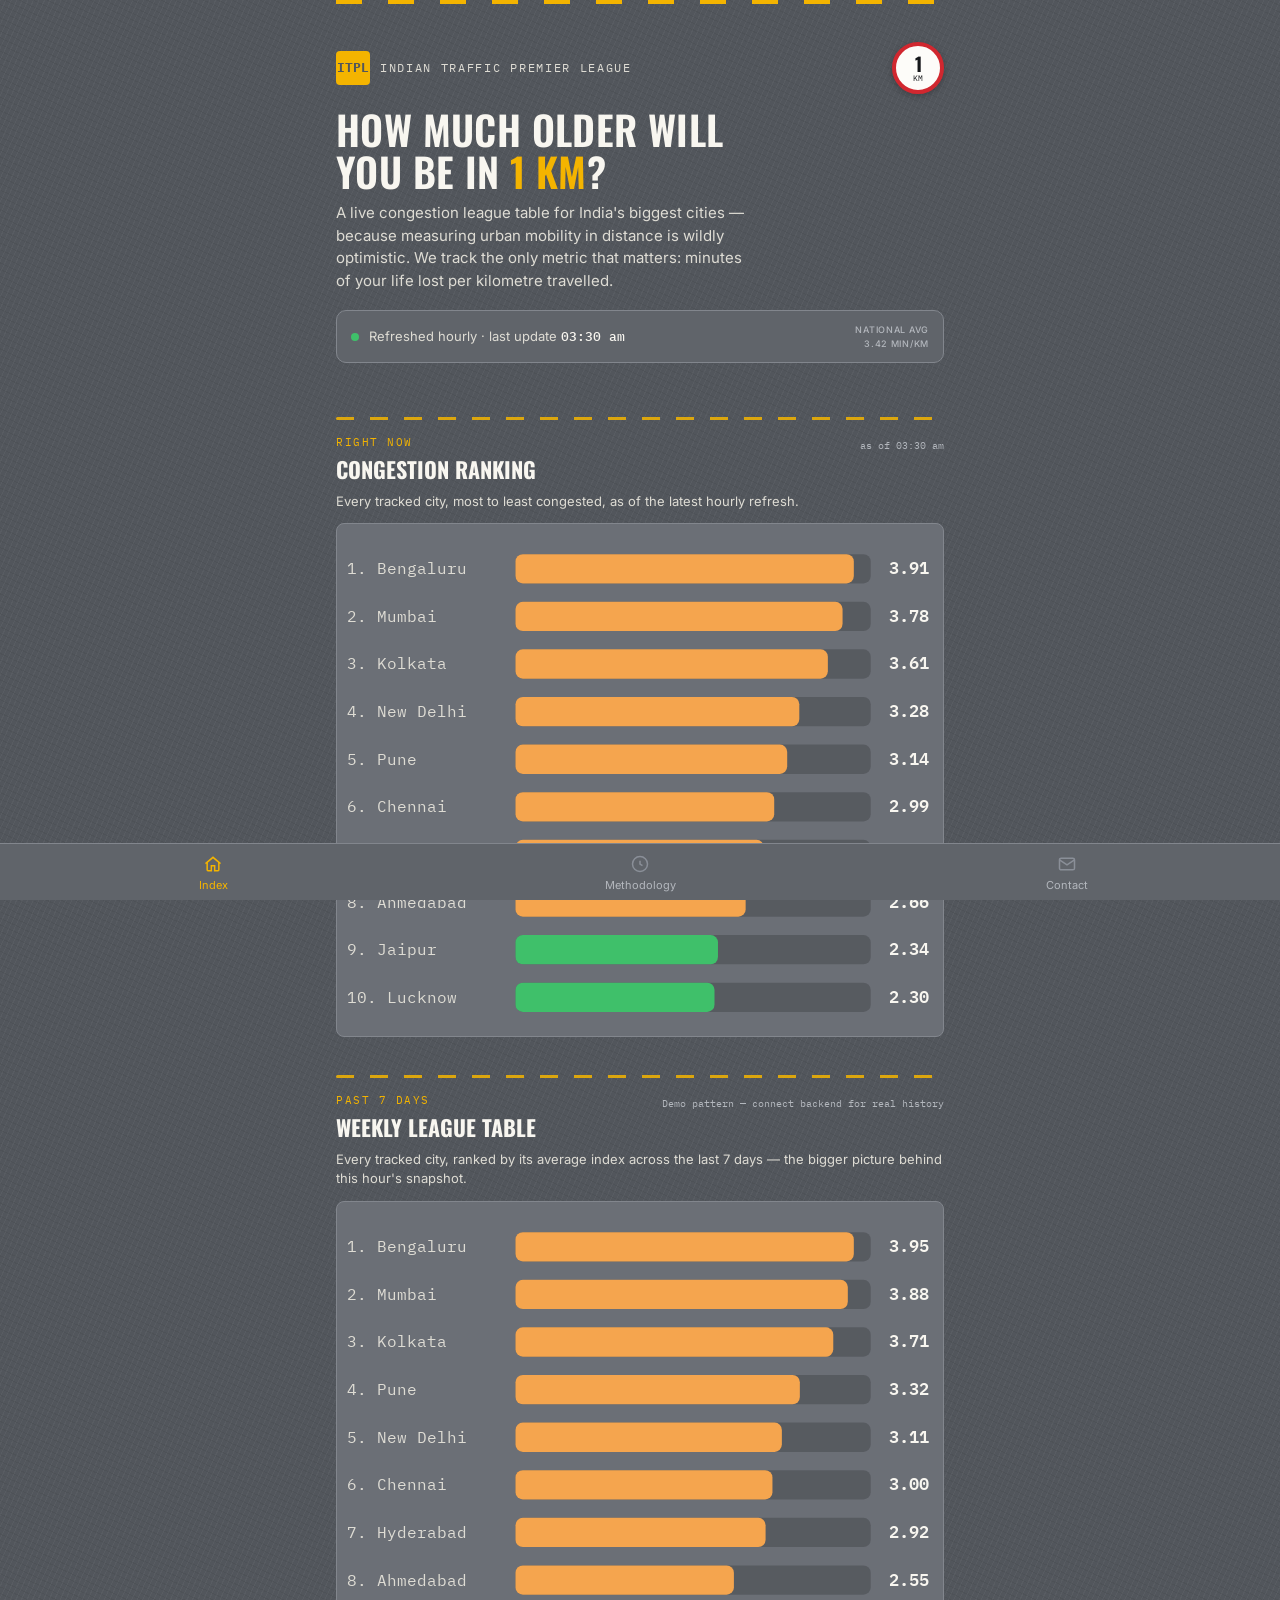
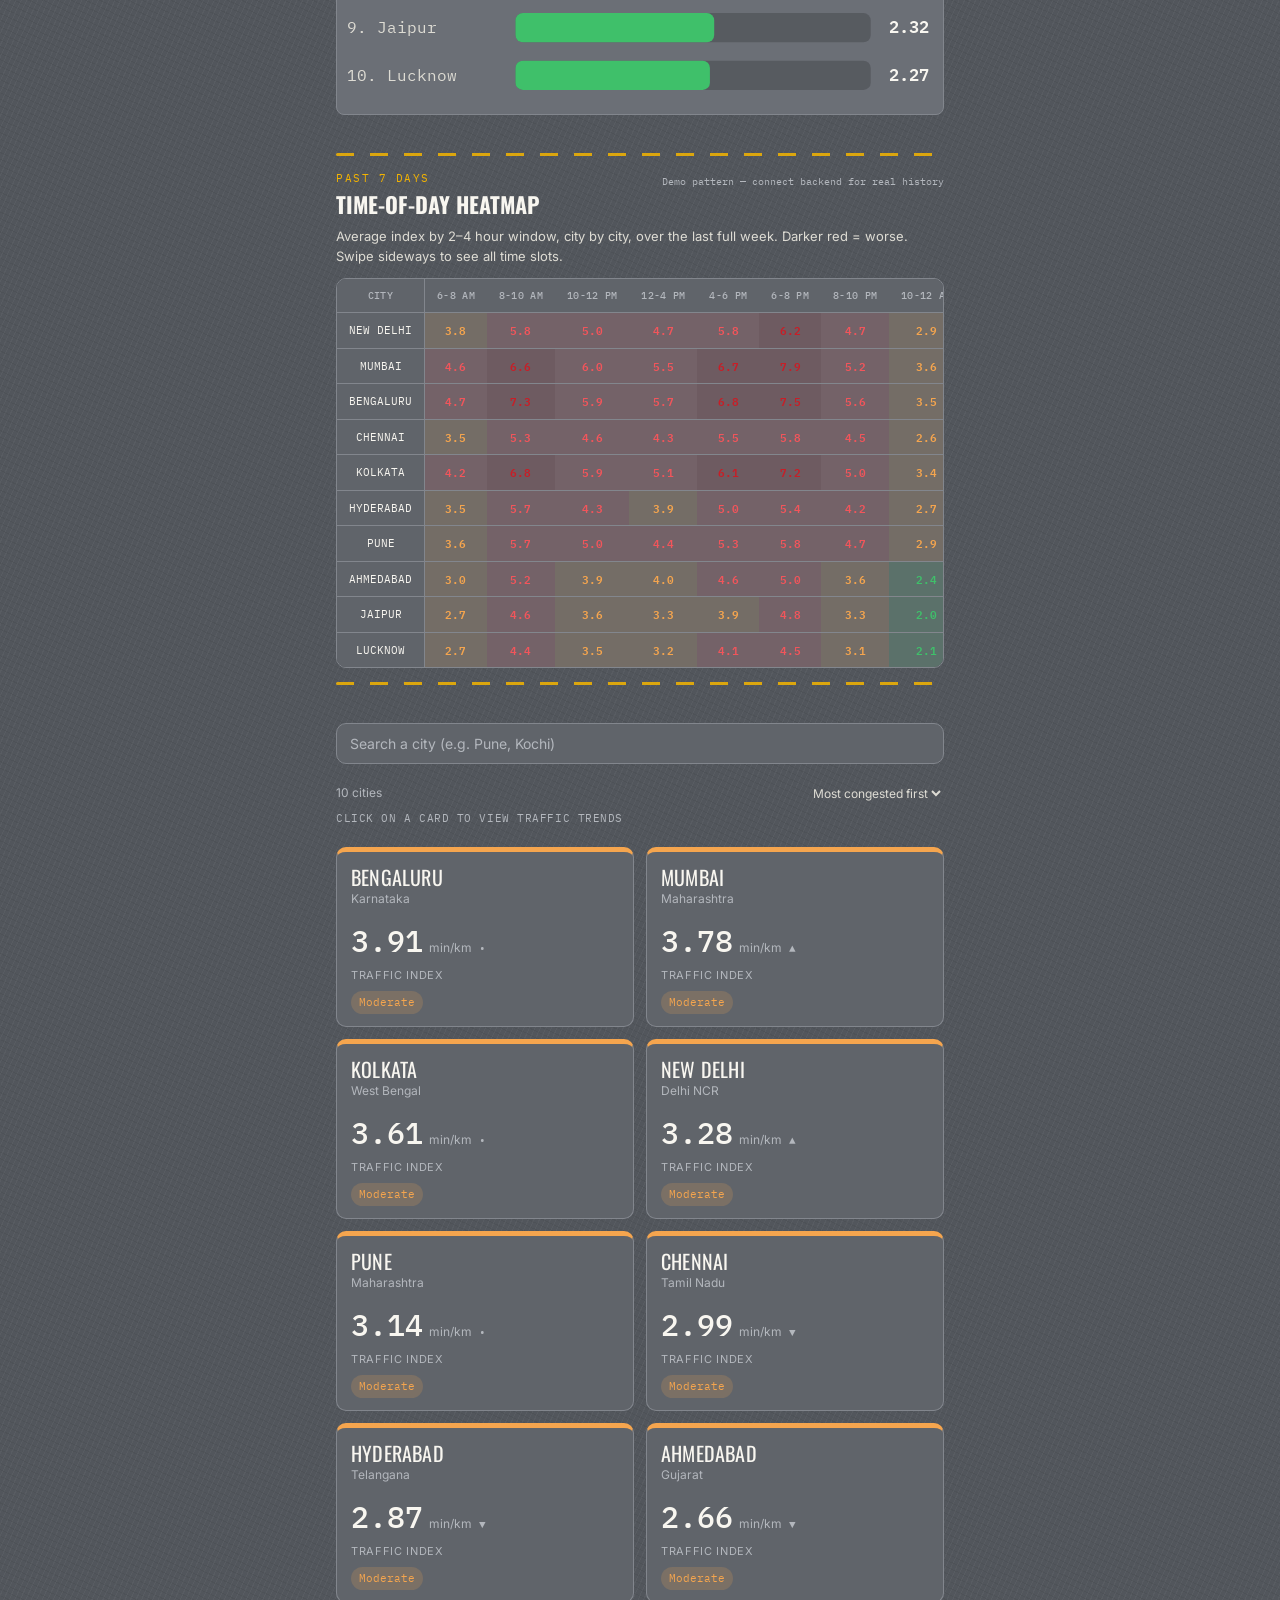
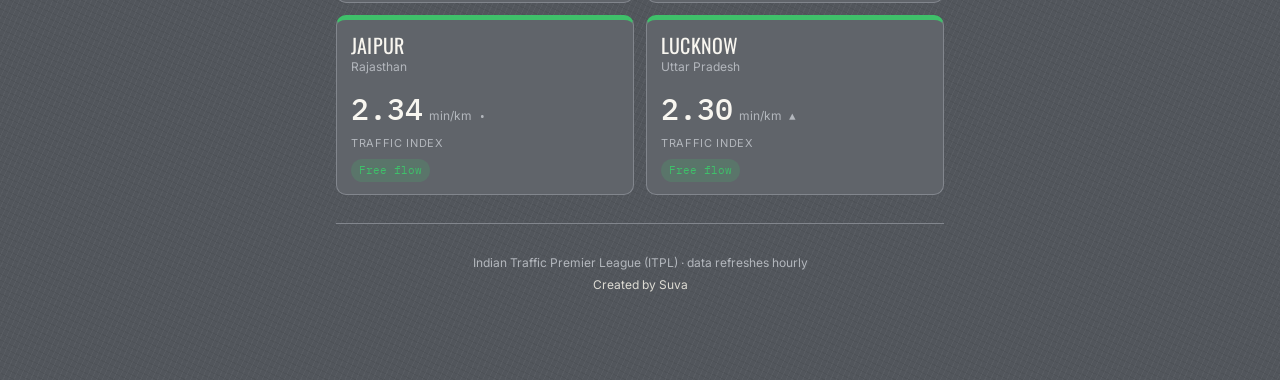
<file: index.html>
<!DOCTYPE html>
<html lang="en">
<head>
<meta charset="UTF-8">
<meta name="viewport" content="width=device-width, initial-scale=1, viewport-fit=cover">
<title>Indian Traffic Premier League (ITPL)</title>
<meta name="description" content="Live traffic congestion league table for India's biggest cities, measured in minutes per kilometre across each city's eight border points. Updated every hour.">
<link rel="canonical" href="https://work-from-traffic.netlify.app/">

<!-- Open Graph (WhatsApp, Slack, Facebook, LinkedIn previews) -->
<meta property="og:type" content="website">
<meta property="og:site_name" content="Indian Traffic Premier League (ITPL)">
<meta property="og:title" content="Indian Traffic Premier League (ITPL) — Live City Traffic Rankings">
<meta property="og:description" content="Live traffic congestion league table for India's biggest cities, measured in minutes per kilometre. Updated every hour.">
<meta property="og:image" content="https://work-from-traffic.netlify.app/assets/og/og-home.png">
<meta property="og:image:width" content="1200">
<meta property="og:image:height" content="630">
<meta property="og:url" content="https://work-from-traffic.netlify.app/">

<!-- Twitter/X card (falls back to the same OG tags above if omitted, but explicit is safer) -->
<meta name="twitter:card" content="summary_large_image">
<meta name="twitter:title" content="Indian Traffic Premier League (ITPL) — Live City Traffic Rankings">
<meta name="twitter:description" content="Live traffic congestion league table for India's biggest cities, measured in minutes per kilometre. Updated every hour.">
<meta name="twitter:image" content="https://work-from-traffic.netlify.app/assets/og/og-home.png">

<link rel="preconnect" href="https://fonts.googleapis.com">
<link href="https://fonts.googleapis.com/css2?family=Oswald:wght@500;600;700&family=Inter:wght@400;500;600&family=IBM+Plex+Mono:wght@400;500;600&display=swap" rel="stylesheet">
<link rel="stylesheet" href="css/style.css">
</head>
<body>

<div class="wrap">

  <!-- ============ HOME VIEW (hero + ranking + city grid, all Index-tab only) ============ -->
  <main id="view-home" class="view active">

    <!-- HERO / HEADER -->
    <header class="hero">
      <div class="hero-inner">
        <div class="brand-row">
          <div class="brand-mark">ITPL</div>
          <div class="brand-name">Indian Traffic Premier League</div>
          <div class="speed-sign" aria-hidden="true">
            <span class="speed-sign-num">1</span>
            <span class="speed-sign-unit">KM</span>
          </div>
        </div>
        <h1 class="headline">How much older will<br>you be in <em>1&nbsp;km</em>?</h1>
        <p class="hero-sub">A live congestion league table for India's biggest cities — because measuring urban mobility in distance is wildly optimistic. We track the only metric that matters: minutes of your life lost per kilometre travelled.</p>

        <div class="live-ticker">
          <span class="live-dot" aria-hidden="true"></span>
          <span class="live-ticker-text">Refreshed hourly · last update <strong id="lastUpdated">—</strong></span>
          <div class="national-index">
            <span>National avg</span>
            <span id="nationalIndex">—</span>
          </div>
        </div>
      </div>
    </header>

    <!-- CITY RANKING (all cities, unfiltered) -->
    <section class="ranking-section">
      <div class="lane-divider" aria-hidden="true"></div>
      <div class="ranking-header">
        <div>
          <div class="page-eyebrow" style="margin-bottom:2px;">Right now</div>
          <h2 class="ranking-title">Congestion ranking</h2>
        </div>
        <span class="ranking-note" id="rankingNote"></span>
      </div>
      <p class="ranking-sub">Every tracked city, most to least congested, as of the latest hourly refresh.</p>
      <div class="chart-wrap ranking-wrap" id="rankingChart"><div class="chart-loading">Loading ranking…</div></div>
    </section>

    <!-- WEEKLY RANKING (avg index over the last 7 days) -->
    <section class="ranking-section">
      <div class="lane-divider" aria-hidden="true"></div>
      <div class="ranking-header">
        <div>
          <div class="page-eyebrow" style="margin-bottom:2px;">Past 7 days</div>
          <h2 class="ranking-title">Weekly league table</h2>
        </div>
        <span class="ranking-note" id="weeklyRankingNote"></span>
      </div>
      <p class="ranking-sub">Every tracked city, ranked by its average index across the last 7 days — the bigger picture behind this hour's snapshot.</p>
      <div class="chart-wrap ranking-wrap" id="weeklyRankingChart"><div class="chart-loading">Loading weekly ranking…</div></div>
    </section>

    <!-- TIME-OF-DAY HEATMAP -->
    <section class="ranking-section">
      <div class="lane-divider" aria-hidden="true"></div>
      <div class="ranking-header">
        <div>
          <div class="page-eyebrow" style="margin-bottom:2px;">Past 7 days</div>
          <h2 class="ranking-title">Time-of-day heatmap</h2>
        </div>
        <span class="ranking-note" id="heatmapNote"></span>
      </div>
      <p class="ranking-sub">Average index by 2–4 hour window, city by city, over the last full week. Darker red = worse. Swipe sideways to see all time slots.</p>
      <div class="heatmap-wrap" id="heatmapView"><div class="chart-loading">Loading heatmap…</div></div>
      <div class="lane-divider" aria-hidden="true"></div>
    </section>

    <div class="controls">
      <input type="search" id="citySearch" class="search-input" placeholder="Search a city (e.g. Pune, Kochi)" aria-label="Search city">
    </div>

    <div class="sort-row">
      <span id="cityCount">— cities</span>
      <label for="sortSelect" class="sr-only">Sort cities</label>
      <select id="sortSelect">
        <option value="index-desc">Most congested first</option>
        <option value="index-asc">Free-flowing first</option>
        <option value="name-asc">City name (A–Z)</option>
      </select>
    </div>

    <p class="grid-hint">Click on a card to view traffic trends</p>

    <div id="cityGrid" class="city-grid" aria-live="polite"></div>
    <div id="emptyState" class="empty-state" style="display:none;">No cities match your search.</div>

  </main>

  <!-- ============ METHODOLOGY VIEW ============ -->
  <section id="view-methodology" class="view">
    <div class="page-header">
      <div class="page-eyebrow">Methodology</div>
      <h2 class="page-title">How the index is built</h2>
      <p class="page-intro">The index turns live driving times into one honest number per city: how many minutes it currently takes to cover one kilometre, on average, along that city's busiest cross-city corridors.</p>
    </div>

    <div class="method-step">
      <div class="method-num">1</div>
      <div class="method-body">
        <h3>Fix eight border points</h3>
        <p>Every city gets eight reference points sitting roughly at its outer limits: North, South, East, West, North-East, North-West, South-East and South-West — typically toll plazas, checkposts or well-known junctions at the city boundary.</p>
      </div>
    </div>

    <div class="method-step">
      <div class="method-num">2</div>
      <div class="method-body">
        <h3>Drive four corridors, not eight legs</h3>
        <p>The eight points form four opposite pairs. We pull live, traffic-aware driving distance and duration for each pair:</p>
        <ul>
          <li>East → West</li>
          <li>North → South</li>
          <li>North-East → South-West</li>
          <li>North-West → South-East</li>
        </ul>
        <p>Together these four corridors cut through the city centre from every compass direction, giving a fair read on congestion regardless of which side of town you're on.</p>
      </div>
    </div>

    <div class="method-step">
      <div class="method-num">3</div>
      <div class="method-body">
        <h3>Pull live traffic, not the timetable time</h3>
        <p>Each request is sent with a departure time of "now," which forces Google's routing engine to return traffic-aware duration rather than free-flow base time. This is what makes the index reflect what a driver would actually experience right now.</p>
      </div>
    </div>

    <div class="method-step">
      <div class="method-num">4</div>
      <div class="method-body">
        <h3>Convert to one number: minutes per kilometre</h3>
        <p>We add up the distance of all four corridors and the traffic-aware time it takes to drive them, then divide time by distance:</p>
        <div class="formula-box">Index (min/km) = Total travel time (min) ÷ Total distance (km)</div>
        <p>A city where the index reads 4.5 means: on average, expect roughly four-and-a-half minutes for every kilometre travelled along its main cross-city routes right now. Lower is better — it means traffic is moving freely.</p>
      </div>
    </div>

    <div class="method-step">
      <div class="method-num">5</div>
      <div class="method-body">
        <h3>Refresh every hour</h3>
        <p>A scheduled job re-runs the calculation for every city once an hour and republishes the results, so the index tracks how congestion builds through the morning and evening peaks and eases overnight.</p>
      </div>
    </div>

    <h3 style="font-family:var(--font-display);text-transform:uppercase;font-size:16px;margin:26px 0 4px;">Reading the congestion bands</h3>
    <div class="legend-grid">
      <div class="legend-item"><span class="legend-swatch" style="background:var(--signal-green)"></span>Free flow — under 2.5 min/km</div>
      <div class="legend-item"><span class="legend-swatch" style="background:var(--caution-amber)"></span>Moderate — 2.5 to 4 min/km</div>
      <div class="legend-item"><span class="legend-swatch" style="background:var(--alert-red)"></span>Heavy — 4 to 6 min/km</div>
      <div class="legend-item"><span class="legend-swatch" style="background:var(--severe-red)"></span>Severe — above 6 min/km</div>
    </div>

    <div class="caveat-box">
      <strong>Honest limitations.</strong> Border points approximate a city's outer limits and are periodically reviewed as cities grow — they are reference markers, not administrative boundaries. Because the index averages just four corridors, it describes overall cross-city conditions, not any single street or your specific route. Treat it as a city-level pulse check, not a substitute for live navigation before you drive.
    </div>
  </section>

  <!-- ============ CONTACT VIEW ============ -->
  <section id="view-contact" class="view">
    <div class="page-header">
      <div class="page-eyebrow">Contact</div>
      <h2 class="page-title">Get in touch</h2>
      <p class="page-intro">Spotted a wrong border point, a city we're missing, or an idea worth adding? Tell us.</p>
    </div>

    <div class="contact-card">
      <h3>Send feedback</h3>
      <p>This opens your email app with a message addressed to <span class="email-line">suvadipchakraborty@gmail.com</span>. Edit it however you like before sending.</p>
      <label class="sr-only" for="fbSubject">Subject</label>
      <input class="feedback-input" id="fbSubject" type="text" placeholder="Subject, e.g. Wrong border point for Nagpur">
      <label class="sr-only" for="fbMessage">Message</label>
      <textarea class="feedback-input" id="fbMessage" placeholder="Tell us what you noticed or what you'd like to see..."></textarea>
      <button class="btn-primary" id="sendFeedback">Open in email app →</button>
    </div>

    <div class="contact-card">
      <h3>What's useful to include</h3>
      <ul style="font-size:13.5px;color:var(--chalk-dim);padding-left:18px;margin:0;">
        <li>A city you'd like added to the tracked list</li>
        <li>A better/more accurate border checkpoint for an existing city</li>
        <li>Bugs, confusing numbers, or anything that looks off</li>
        <li>Feature ideas — trends, city comparisons, alerts, etc.</li>
      </ul>
    </div>
  </section>

</div>

<!-- ============ CITY DETAIL SHEET ============ -->
<div id="sheetBackdrop" class="sheet-backdrop" role="dialog" aria-modal="true" aria-labelledby="sheetTitle">
  <div class="sheet" style="position:relative;">
    <button class="sheet-close" id="sheetClose" aria-label="Close">✕</button>
    <div class="sheet-handle"></div>
    <div class="sheet-state" id="sheetState"></div>
    <h2 class="sheet-title" id="sheetTitle"></h2>

    <div class="sheet-index-big">
      <span class="val" id="sheetIndexVal"></span>
      <span class="unit">min / km · <span id="sheetLevel"></span></span>
    </div>
    <div class="level-tag" id="sheetLevelTag" style="display:inline-block;"></div>

    <div class="compass" id="compass">
      <div class="center-mark"></div>
    </div>

    <h3 style="font-family:var(--font-display);text-transform:uppercase;font-size:14px;margin:6px 0 2px;">Corridor breakdown</h3>
    <div class="leg-list" id="legList"></div>

    <div class="trend-section">
      <div class="trend-title-row">
        <h3>Last 24 hours</h3>
        <span class="trend-note" id="trend24Note"></span>
      </div>
      <div class="chart-wrap" id="chart24h"><div class="chart-loading">Loading trend…</div></div>
    </div>

    <div class="trend-section">
      <div class="trend-title-row">
        <h3>Last 7 days <span class="trend-sub">(latest hour each day)</span></h3>
        <span class="trend-note" id="trend7dNote"></span>
      </div>
      <div class="chart-wrap" id="chart7d"><div class="chart-loading">Loading trend…</div></div>
    </div>

    <div class="sheet-note">Distances and times are pulled with a live departure time, so they reflect current traffic rather than the free-flow baseline. Figures update every hour.</div>
  </div>
</div>

<!-- ============ BOTTOM NAV ============ -->
<nav class="bottom-nav">
  <button data-view="home" class="active">
    <span class="icon">
      <svg width="20" height="20" viewBox="0 0 24 24" fill="none" stroke="#8a8f98" stroke-width="1.8"><path d="M3 11.5 12 4l9 7.5"/><path d="M5 10v9a1 1 0 0 0 1 1h4v-6h4v6h4a1 1 0 0 0 1-1v-9"/></svg>
    </span>
    Index
  </button>
  <button data-view="methodology">
    <span class="icon">
      <svg width="20" height="20" viewBox="0 0 24 24" fill="none" stroke="#8a8f98" stroke-width="1.8"><circle cx="12" cy="12" r="9"/><path d="M12 8v4l3 2"/></svg>
    </span>
    Methodology
  </button>
  <button data-view="contact">
    <span class="icon">
      <svg width="20" height="20" viewBox="0 0 24 24" fill="none" stroke="#8a8f98" stroke-width="1.8"><rect x="3" y="5" width="18" height="14" rx="2"/><path d="m3 7 9 6 9-6"/></svg>
    </span>
    Contact
  </button>
</nav>

<div class="wrap">
  <footer>
    <div>Indian Traffic Premier League (ITPL) · data refreshes hourly</div>
    <div class="credit">Created by Suva</div>
  </footer>
</div>

<script src="js/app.js"></script>
</body>
</html>
</file>
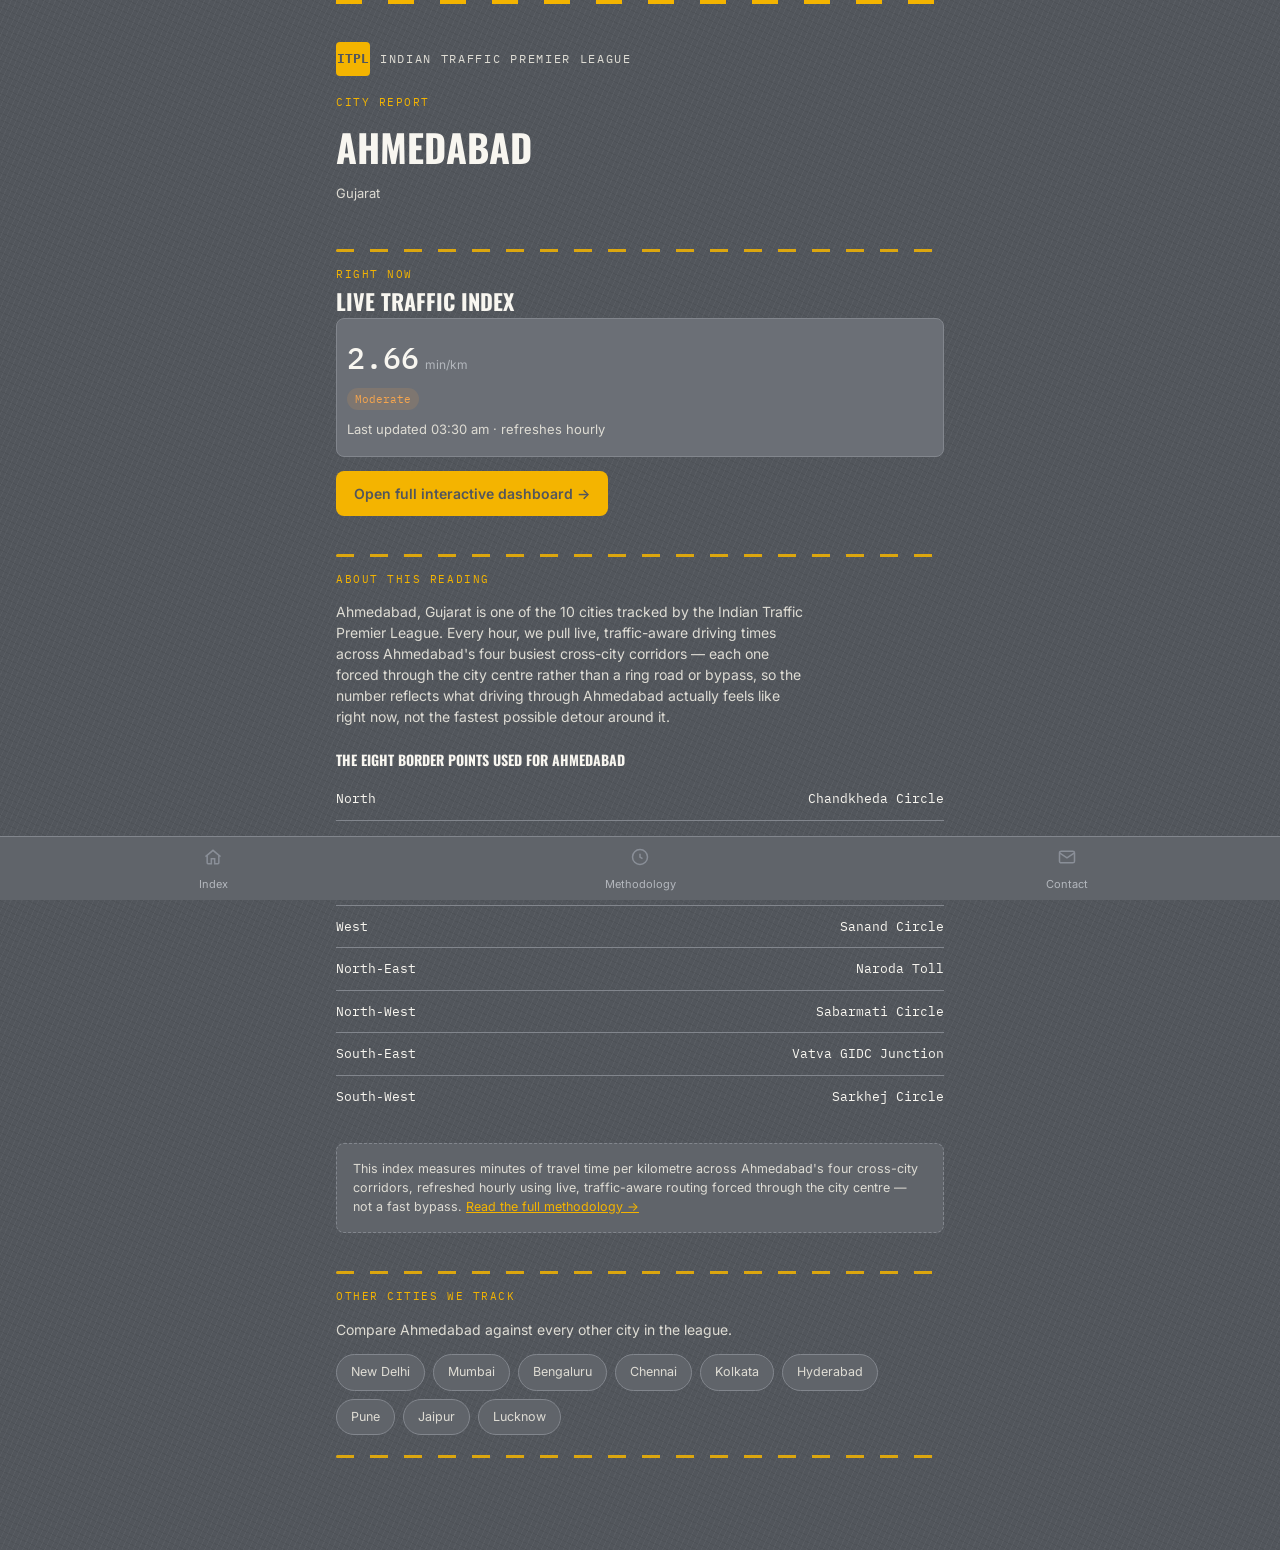
<file: city/ahmedabad/index.html>
<!DOCTYPE html>
<html lang="en">
<head>
<meta charset="UTF-8">
<meta name="viewport" content="width=device-width, initial-scale=1, viewport-fit=cover">
<title>Ahmedabad Traffic Index — Live Congestion Data | ITPL</title>
<meta name="description" content="Live traffic congestion index for Ahmedabad, updated hourly. See Ahmedabad's current minutes-per-kilometre score, trend charts, and how it compares to other major Indian cities.">
<link rel="canonical" href="https://work-from-traffic.netlify.app/city/ahmedabad/index.html">

<meta property="og:type" content="website">
<meta property="og:site_name" content="Indian Traffic Premier League (ITPL)">
<meta property="og:title" content="Ahmedabad Traffic Index — Indian Traffic Premier League">
<meta property="og:description" content="Live traffic congestion index for Ahmedabad, updated hourly. See Ahmedabad's current minutes-per-kilometre score, trend charts, and how it compares to other major Indian cities.">
<meta property="og:image" content="https://work-from-traffic.netlify.app/assets/og/og-ahmedabad.png">
<meta property="og:image:width" content="1200">
<meta property="og:image:height" content="630">
<meta property="og:url" content="https://work-from-traffic.netlify.app/city/ahmedabad/index.html">

<meta name="twitter:card" content="summary_large_image">
<meta name="twitter:title" content="Ahmedabad Traffic Index — Indian Traffic Premier League">
<meta name="twitter:description" content="Live traffic congestion index for Ahmedabad, updated hourly. See Ahmedabad's current minutes-per-kilometre score, trend charts, and how it compares to other major Indian cities.">
<meta name="twitter:image" content="https://work-from-traffic.netlify.app/assets/og/og-ahmedabad.png">

<link rel="preconnect" href="https://fonts.googleapis.com">
<link href="https://fonts.googleapis.com/css2?family=Oswald:wght@500;600;700&family=Inter:wght@400;500;600&family=IBM+Plex+Mono:wght@400;500;600&display=swap" rel="stylesheet">
<link rel="stylesheet" href="../../css/style.css">
</head>
<body>

<div class="wrap">

  <header class="hero" style="padding-bottom:14px;">
    <div class="hero-inner">
      <div class="brand-row">
        <a href="../../index.html" style="display:flex;align-items:center;gap:10px;text-decoration:none;color:inherit;flex:1;">
          <div class="brand-mark">ITPL</div>
          <div class="brand-name">Indian Traffic Premier League</div>
        </a>
      </div>
      <div class="page-eyebrow" style="margin-top:18px;">City report</div>
      <h1 class="page-title" style="font-size:38px;">Ahmedabad</h1>
      <p class="ranking-sub" style="margin-bottom:0;">Gujarat</p>
    </div>
  </header>

  <section class="ranking-section">
    <div class="lane-divider" aria-hidden="true"></div>
    <div class="ranking-header">
      <div>
        <div class="page-eyebrow" style="margin-bottom:2px;">Right now</div>
        <h2 class="ranking-title">Live traffic index</h2>
      </div>
    </div>
    <div class="chart-wrap ranking-wrap" id="liveIndexBox">
      <div class="chart-loading">Loading live index…</div>
    </div>
    <a href="../../index.html?open=ahmedabad" class="btn-primary" style="text-decoration:none;display:inline-flex;margin-top:14px;">Open full interactive dashboard →</a>
  </section>

  <section class="ranking-section">
    <div class="lane-divider" aria-hidden="true"></div>
    <div class="page-eyebrow" style="margin-bottom:6px;">About this reading</div>
    <p class="page-intro">Ahmedabad, Gujarat is one of the 10 cities tracked by the Indian Traffic Premier League. Every hour, we pull live, traffic-aware driving times across Ahmedabad's four busiest cross-city corridors — each one forced through the city centre rather than a ring road or bypass, so the number reflects what driving through Ahmedabad actually feels like right now, not the fastest possible detour around it.</p>

    <h3 style="font-family:var(--font-display);text-transform:uppercase;font-size:14px;margin:18px 0 8px;">The eight border points used for Ahmedabad</h3>
    <div class="leg-list">
      <div class="leg-row"><div class="leg-pair">North</div><div class="leg-nums">Chandkheda Circle</div></div>
      <div class="leg-row"><div class="leg-pair">South</div><div class="leg-nums">Narol Toll</div></div>
      <div class="leg-row"><div class="leg-pair">East</div><div class="leg-nums">Vastral Circle</div></div>
      <div class="leg-row"><div class="leg-pair">West</div><div class="leg-nums">Sanand Circle</div></div>
      <div class="leg-row"><div class="leg-pair">North-East</div><div class="leg-nums">Naroda Toll</div></div>
      <div class="leg-row"><div class="leg-pair">North-West</div><div class="leg-nums">Sabarmati Circle</div></div>
      <div class="leg-row"><div class="leg-pair">South-East</div><div class="leg-nums">Vatva GIDC Junction</div></div>
      <div class="leg-row"><div class="leg-pair">South-West</div><div class="leg-nums">Sarkhej Circle</div></div>
    </div>

    <div class="caveat-box">
      This index measures minutes of travel time per kilometre across
      Ahmedabad's four cross-city corridors, refreshed hourly using
      live, traffic-aware routing forced through the city centre —
      not a fast bypass. <a href="../../index.html#methodology" style="color:var(--milestone-yellow);">Read the full methodology →</a>
    </div>
  </section>

  <section class="ranking-section">
    <div class="lane-divider" aria-hidden="true"></div>
    <div class="page-eyebrow" style="margin-bottom:6px;">Other cities we track</div>
    <p class="page-intro" style="margin-bottom:14px;">Compare Ahmedabad against every other city in the league.</p>
    <div style="display:flex;flex-wrap:wrap;gap:8px;">
  <a href="../new-delhi/index.html" style="background:var(--asphalt-2);border:1px solid var(--lane-line);border-radius:20px;padding:8px 14px;font-size:12.5px;color:var(--chalk-dim);text-decoration:none;">New Delhi</a>
  <a href="../mumbai/index.html" style="background:var(--asphalt-2);border:1px solid var(--lane-line);border-radius:20px;padding:8px 14px;font-size:12.5px;color:var(--chalk-dim);text-decoration:none;">Mumbai</a>
  <a href="../bengaluru/index.html" style="background:var(--asphalt-2);border:1px solid var(--lane-line);border-radius:20px;padding:8px 14px;font-size:12.5px;color:var(--chalk-dim);text-decoration:none;">Bengaluru</a>
  <a href="../chennai/index.html" style="background:var(--asphalt-2);border:1px solid var(--lane-line);border-radius:20px;padding:8px 14px;font-size:12.5px;color:var(--chalk-dim);text-decoration:none;">Chennai</a>
  <a href="../kolkata/index.html" style="background:var(--asphalt-2);border:1px solid var(--lane-line);border-radius:20px;padding:8px 14px;font-size:12.5px;color:var(--chalk-dim);text-decoration:none;">Kolkata</a>
  <a href="../hyderabad/index.html" style="background:var(--asphalt-2);border:1px solid var(--lane-line);border-radius:20px;padding:8px 14px;font-size:12.5px;color:var(--chalk-dim);text-decoration:none;">Hyderabad</a>
  <a href="../pune/index.html" style="background:var(--asphalt-2);border:1px solid var(--lane-line);border-radius:20px;padding:8px 14px;font-size:12.5px;color:var(--chalk-dim);text-decoration:none;">Pune</a>
  <a href="../jaipur/index.html" style="background:var(--asphalt-2);border:1px solid var(--lane-line);border-radius:20px;padding:8px 14px;font-size:12.5px;color:var(--chalk-dim);text-decoration:none;">Jaipur</a>
  <a href="../lucknow/index.html" style="background:var(--asphalt-2);border:1px solid var(--lane-line);border-radius:20px;padding:8px 14px;font-size:12.5px;color:var(--chalk-dim);text-decoration:none;">Lucknow</a>
    </div>
    <div class="lane-divider" aria-hidden="true" style="margin-top:20px;"></div>
  </section>

</div>

<nav class="bottom-nav">
  <a href="../../index.html" style="text-decoration:none;flex:1;display:flex;flex-direction:column;align-items:center;gap:4px;padding:10px 0 8px;color:var(--muted);font-size:11px;">
    <span class="icon"><svg width="20" height="20" viewBox="0 0 24 24" fill="none" stroke="#8a8f98" stroke-width="1.8"><path d="M3 11.5 12 4l9 7.5"/><path d="M5 10v9a1 1 0 0 0 1 1h4v-6h4v6h4a1 1 0 0 0 1-1v-9"/></svg></span>
    Index
  </a>
  <a href="../../index.html#methodology" style="text-decoration:none;flex:1;display:flex;flex-direction:column;align-items:center;gap:4px;padding:10px 0 8px;color:var(--muted);font-size:11px;">
    <span class="icon"><svg width="20" height="20" viewBox="0 0 24 24" fill="none" stroke="#8a8f98" stroke-width="1.8"><circle cx="12" cy="12" r="9"/><path d="M12 8v4l3 2"/></svg></span>
    Methodology
  </a>
  <a href="../../index.html#contact" style="text-decoration:none;flex:1;display:flex;flex-direction:column;align-items:center;gap:4px;padding:10px 0 8px;color:var(--muted);font-size:11px;">
    <span class="icon"><svg width="20" height="20" viewBox="0 0 24 24" fill="none" stroke="#8a8f98" stroke-width="1.8"><rect x="3" y="5" width="18" height="14" rx="2"/><path d="m3 7 9 6 9-6"/></svg></span>
    Contact
  </a>
</nav>

<script src="../../js/city.js"></script>
<script>window.CITY_SLUG = "ahmedabad";</script>
</body>
</html>
</file>
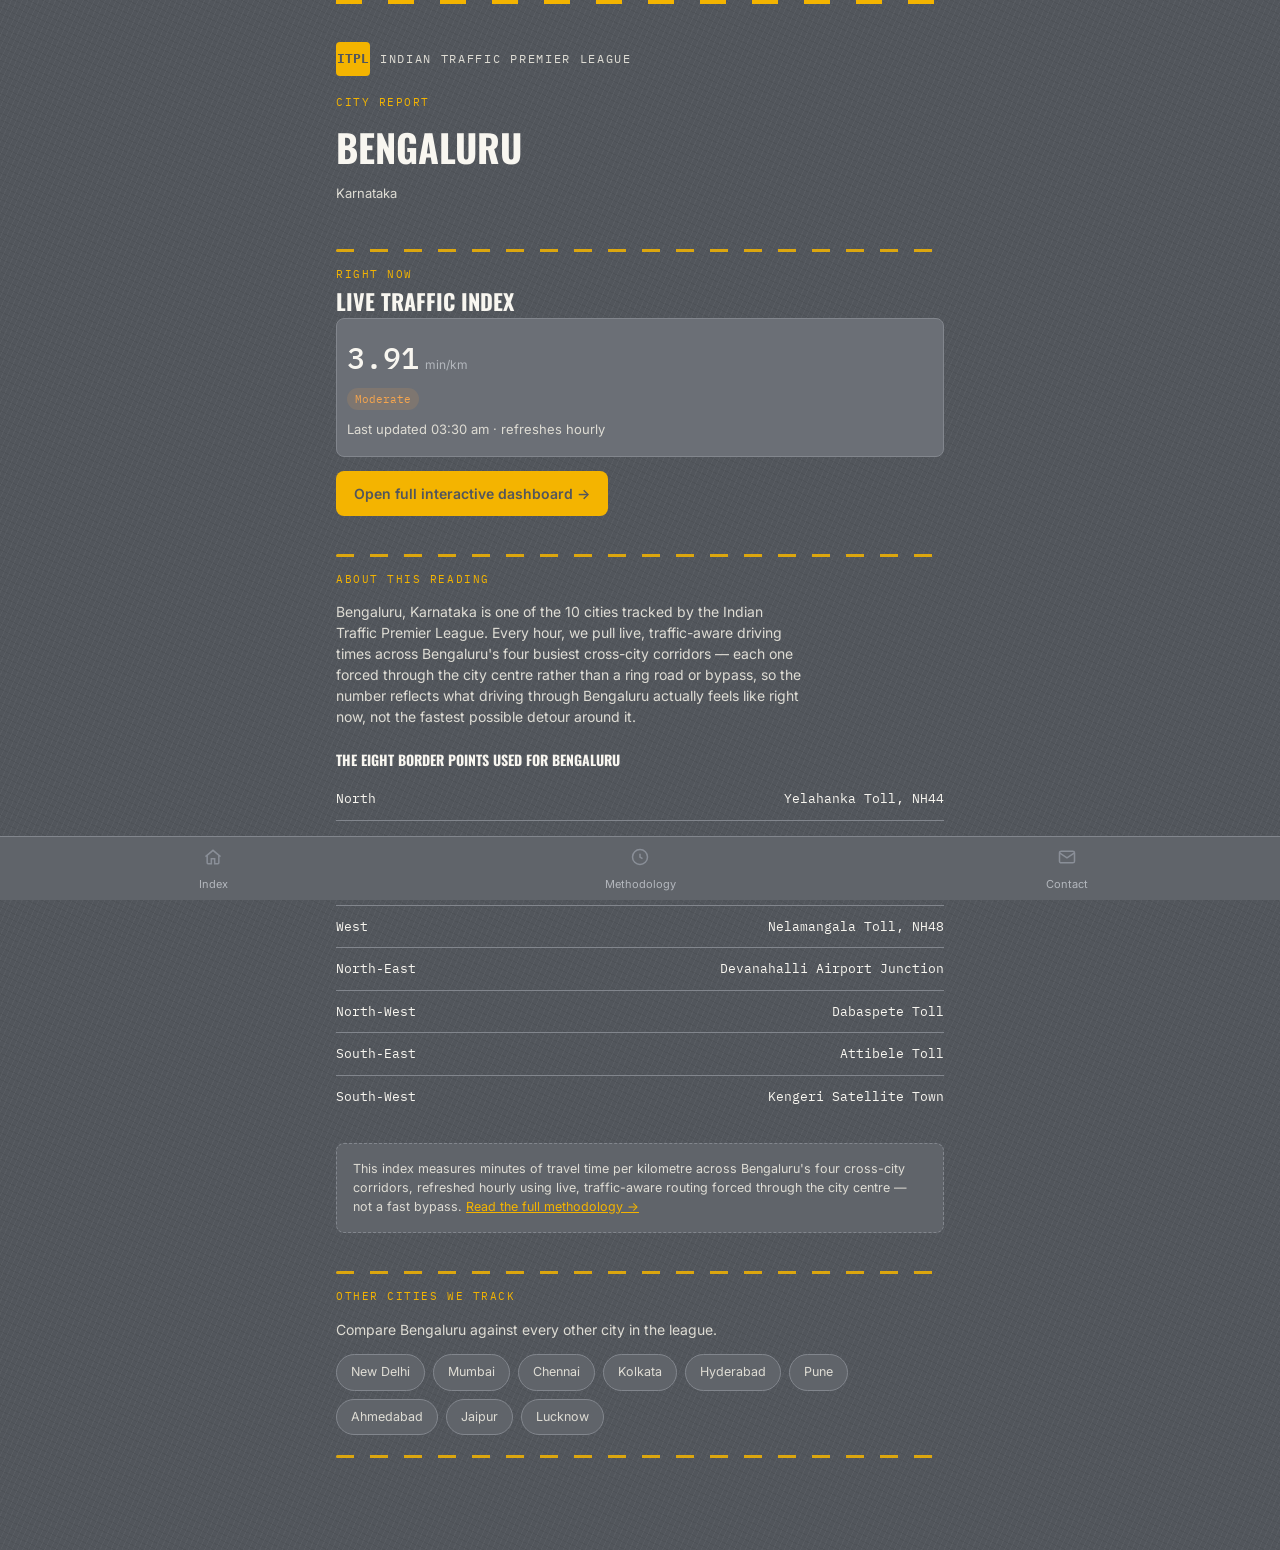
<file: city/bengaluru/index.html>
<!DOCTYPE html>
<html lang="en">
<head>
<meta charset="UTF-8">
<meta name="viewport" content="width=device-width, initial-scale=1, viewport-fit=cover">
<title>Bengaluru Traffic Index — Live Congestion Data | ITPL</title>
<meta name="description" content="Live traffic congestion index for Bengaluru, updated hourly. See Bengaluru's current minutes-per-kilometre score, trend charts, and how it compares to other major Indian cities.">
<link rel="canonical" href="https://work-from-traffic.netlify.app/city/bengaluru/index.html">

<meta property="og:type" content="website">
<meta property="og:site_name" content="Indian Traffic Premier League (ITPL)">
<meta property="og:title" content="Bengaluru Traffic Index — Indian Traffic Premier League">
<meta property="og:description" content="Live traffic congestion index for Bengaluru, updated hourly. See Bengaluru's current minutes-per-kilometre score, trend charts, and how it compares to other major Indian cities.">
<meta property="og:image" content="https://work-from-traffic.netlify.app/assets/og/og-bengaluru.png">
<meta property="og:image:width" content="1200">
<meta property="og:image:height" content="630">
<meta property="og:url" content="https://work-from-traffic.netlify.app/city/bengaluru/index.html">

<meta name="twitter:card" content="summary_large_image">
<meta name="twitter:title" content="Bengaluru Traffic Index — Indian Traffic Premier League">
<meta name="twitter:description" content="Live traffic congestion index for Bengaluru, updated hourly. See Bengaluru's current minutes-per-kilometre score, trend charts, and how it compares to other major Indian cities.">
<meta name="twitter:image" content="https://work-from-traffic.netlify.app/assets/og/og-bengaluru.png">

<link rel="preconnect" href="https://fonts.googleapis.com">
<link href="https://fonts.googleapis.com/css2?family=Oswald:wght@500;600;700&family=Inter:wght@400;500;600&family=IBM+Plex+Mono:wght@400;500;600&display=swap" rel="stylesheet">
<link rel="stylesheet" href="../../css/style.css">
</head>
<body>

<div class="wrap">

  <header class="hero" style="padding-bottom:14px;">
    <div class="hero-inner">
      <div class="brand-row">
        <a href="../../index.html" style="display:flex;align-items:center;gap:10px;text-decoration:none;color:inherit;flex:1;">
          <div class="brand-mark">ITPL</div>
          <div class="brand-name">Indian Traffic Premier League</div>
        </a>
      </div>
      <div class="page-eyebrow" style="margin-top:18px;">City report</div>
      <h1 class="page-title" style="font-size:38px;">Bengaluru</h1>
      <p class="ranking-sub" style="margin-bottom:0;">Karnataka</p>
    </div>
  </header>

  <section class="ranking-section">
    <div class="lane-divider" aria-hidden="true"></div>
    <div class="ranking-header">
      <div>
        <div class="page-eyebrow" style="margin-bottom:2px;">Right now</div>
        <h2 class="ranking-title">Live traffic index</h2>
      </div>
    </div>
    <div class="chart-wrap ranking-wrap" id="liveIndexBox">
      <div class="chart-loading">Loading live index…</div>
    </div>
    <a href="../../index.html?open=bengaluru" class="btn-primary" style="text-decoration:none;display:inline-flex;margin-top:14px;">Open full interactive dashboard →</a>
  </section>

  <section class="ranking-section">
    <div class="lane-divider" aria-hidden="true"></div>
    <div class="page-eyebrow" style="margin-bottom:6px;">About this reading</div>
    <p class="page-intro">Bengaluru, Karnataka is one of the 10 cities tracked by the Indian Traffic Premier League. Every hour, we pull live, traffic-aware driving times across Bengaluru's four busiest cross-city corridors — each one forced through the city centre rather than a ring road or bypass, so the number reflects what driving through Bengaluru actually feels like right now, not the fastest possible detour around it.</p>

    <h3 style="font-family:var(--font-display);text-transform:uppercase;font-size:14px;margin:18px 0 8px;">The eight border points used for Bengaluru</h3>
    <div class="leg-list">
      <div class="leg-row"><div class="leg-pair">North</div><div class="leg-nums">Yelahanka Toll, NH44</div></div>
      <div class="leg-row"><div class="leg-pair">South</div><div class="leg-nums">Electronic City Toll, NH44</div></div>
      <div class="leg-row"><div class="leg-pair">East</div><div class="leg-nums">Hoskote Toll, NH75</div></div>
      <div class="leg-row"><div class="leg-pair">West</div><div class="leg-nums">Nelamangala Toll, NH48</div></div>
      <div class="leg-row"><div class="leg-pair">North-East</div><div class="leg-nums">Devanahalli Airport Junction</div></div>
      <div class="leg-row"><div class="leg-pair">North-West</div><div class="leg-nums">Dabaspete Toll</div></div>
      <div class="leg-row"><div class="leg-pair">South-East</div><div class="leg-nums">Attibele Toll</div></div>
      <div class="leg-row"><div class="leg-pair">South-West</div><div class="leg-nums">Kengeri Satellite Town</div></div>
    </div>

    <div class="caveat-box">
      This index measures minutes of travel time per kilometre across
      Bengaluru's four cross-city corridors, refreshed hourly using
      live, traffic-aware routing forced through the city centre —
      not a fast bypass. <a href="../../index.html#methodology" style="color:var(--milestone-yellow);">Read the full methodology →</a>
    </div>
  </section>

  <section class="ranking-section">
    <div class="lane-divider" aria-hidden="true"></div>
    <div class="page-eyebrow" style="margin-bottom:6px;">Other cities we track</div>
    <p class="page-intro" style="margin-bottom:14px;">Compare Bengaluru against every other city in the league.</p>
    <div style="display:flex;flex-wrap:wrap;gap:8px;">
  <a href="../new-delhi/index.html" style="background:var(--asphalt-2);border:1px solid var(--lane-line);border-radius:20px;padding:8px 14px;font-size:12.5px;color:var(--chalk-dim);text-decoration:none;">New Delhi</a>
  <a href="../mumbai/index.html" style="background:var(--asphalt-2);border:1px solid var(--lane-line);border-radius:20px;padding:8px 14px;font-size:12.5px;color:var(--chalk-dim);text-decoration:none;">Mumbai</a>
  <a href="../chennai/index.html" style="background:var(--asphalt-2);border:1px solid var(--lane-line);border-radius:20px;padding:8px 14px;font-size:12.5px;color:var(--chalk-dim);text-decoration:none;">Chennai</a>
  <a href="../kolkata/index.html" style="background:var(--asphalt-2);border:1px solid var(--lane-line);border-radius:20px;padding:8px 14px;font-size:12.5px;color:var(--chalk-dim);text-decoration:none;">Kolkata</a>
  <a href="../hyderabad/index.html" style="background:var(--asphalt-2);border:1px solid var(--lane-line);border-radius:20px;padding:8px 14px;font-size:12.5px;color:var(--chalk-dim);text-decoration:none;">Hyderabad</a>
  <a href="../pune/index.html" style="background:var(--asphalt-2);border:1px solid var(--lane-line);border-radius:20px;padding:8px 14px;font-size:12.5px;color:var(--chalk-dim);text-decoration:none;">Pune</a>
  <a href="../ahmedabad/index.html" style="background:var(--asphalt-2);border:1px solid var(--lane-line);border-radius:20px;padding:8px 14px;font-size:12.5px;color:var(--chalk-dim);text-decoration:none;">Ahmedabad</a>
  <a href="../jaipur/index.html" style="background:var(--asphalt-2);border:1px solid var(--lane-line);border-radius:20px;padding:8px 14px;font-size:12.5px;color:var(--chalk-dim);text-decoration:none;">Jaipur</a>
  <a href="../lucknow/index.html" style="background:var(--asphalt-2);border:1px solid var(--lane-line);border-radius:20px;padding:8px 14px;font-size:12.5px;color:var(--chalk-dim);text-decoration:none;">Lucknow</a>
    </div>
    <div class="lane-divider" aria-hidden="true" style="margin-top:20px;"></div>
  </section>

</div>

<nav class="bottom-nav">
  <a href="../../index.html" style="text-decoration:none;flex:1;display:flex;flex-direction:column;align-items:center;gap:4px;padding:10px 0 8px;color:var(--muted);font-size:11px;">
    <span class="icon"><svg width="20" height="20" viewBox="0 0 24 24" fill="none" stroke="#8a8f98" stroke-width="1.8"><path d="M3 11.5 12 4l9 7.5"/><path d="M5 10v9a1 1 0 0 0 1 1h4v-6h4v6h4a1 1 0 0 0 1-1v-9"/></svg></span>
    Index
  </a>
  <a href="../../index.html#methodology" style="text-decoration:none;flex:1;display:flex;flex-direction:column;align-items:center;gap:4px;padding:10px 0 8px;color:var(--muted);font-size:11px;">
    <span class="icon"><svg width="20" height="20" viewBox="0 0 24 24" fill="none" stroke="#8a8f98" stroke-width="1.8"><circle cx="12" cy="12" r="9"/><path d="M12 8v4l3 2"/></svg></span>
    Methodology
  </a>
  <a href="../../index.html#contact" style="text-decoration:none;flex:1;display:flex;flex-direction:column;align-items:center;gap:4px;padding:10px 0 8px;color:var(--muted);font-size:11px;">
    <span class="icon"><svg width="20" height="20" viewBox="0 0 24 24" fill="none" stroke="#8a8f98" stroke-width="1.8"><rect x="3" y="5" width="18" height="14" rx="2"/><path d="m3 7 9 6 9-6"/></svg></span>
    Contact
  </a>
</nav>

<script src="../../js/city.js"></script>
<script>window.CITY_SLUG = "bengaluru";</script>
</body>
</html>
</file>
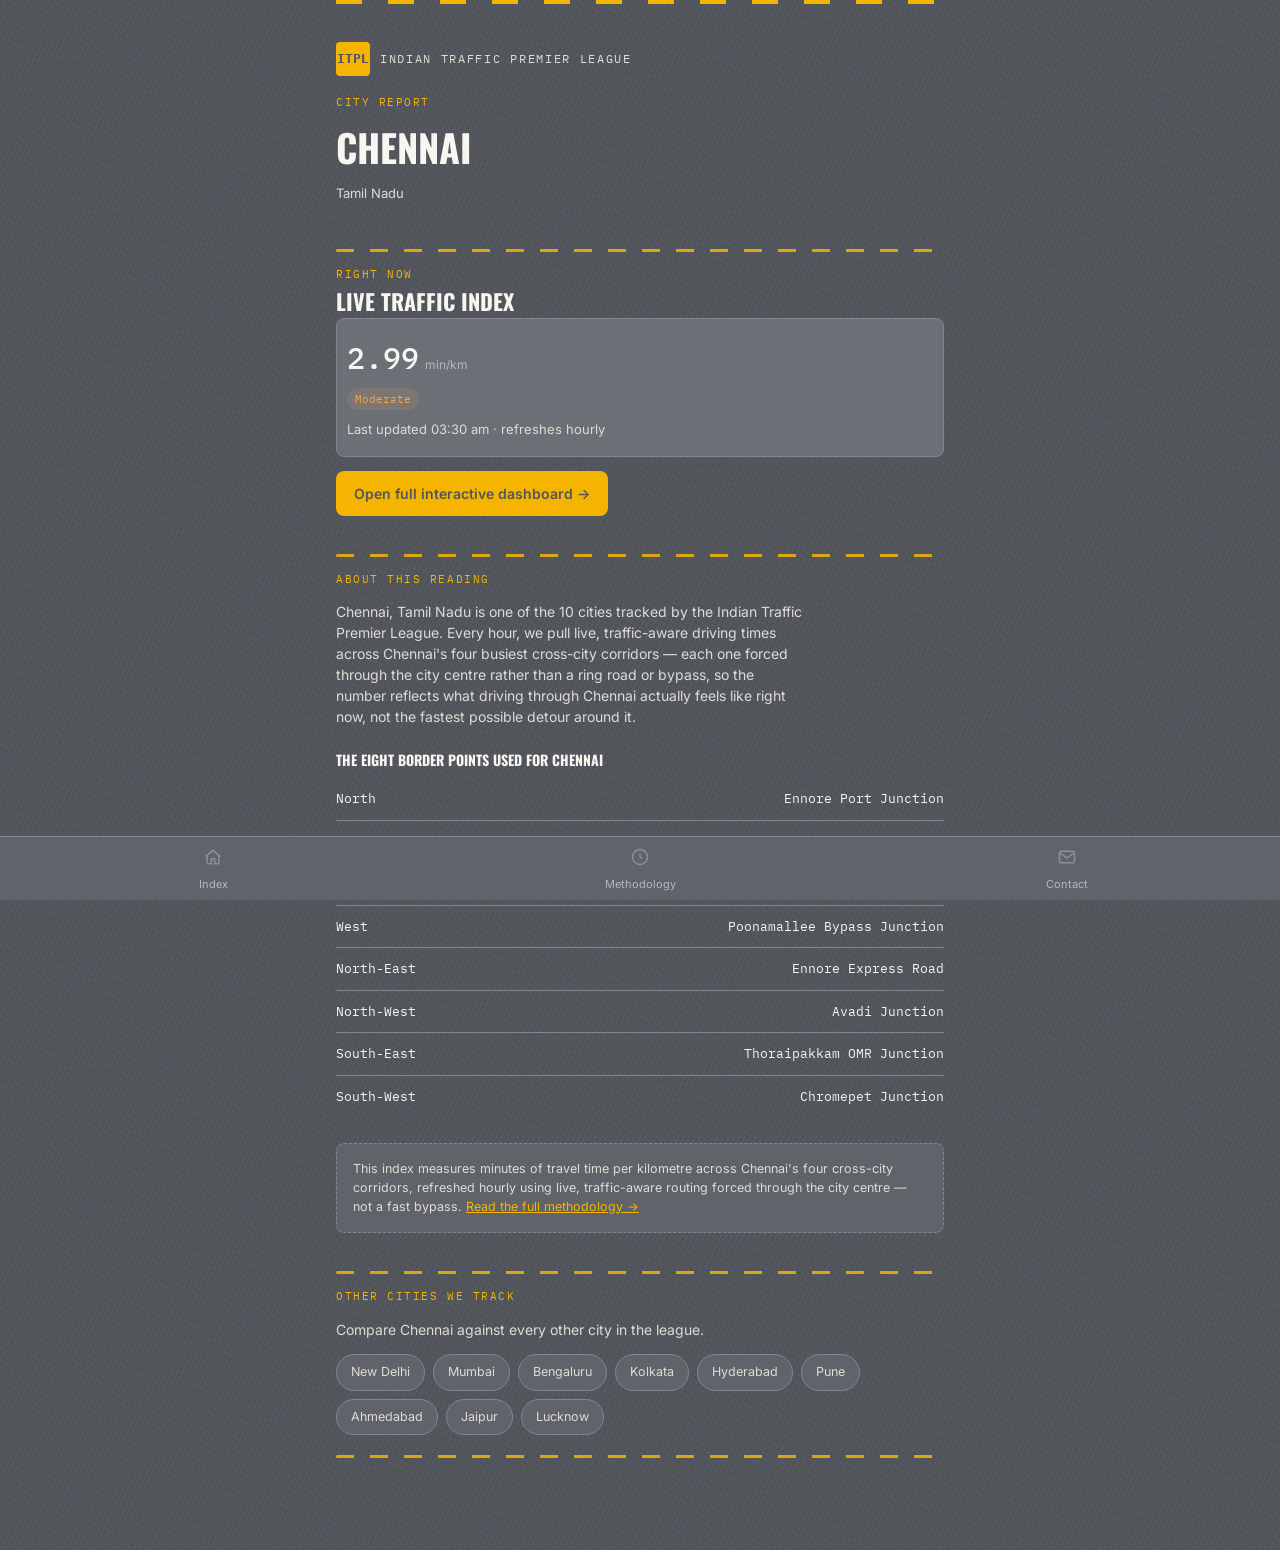
<file: city/chennai/index.html>
<!DOCTYPE html>
<html lang="en">
<head>
<meta charset="UTF-8">
<meta name="viewport" content="width=device-width, initial-scale=1, viewport-fit=cover">
<title>Chennai Traffic Index — Live Congestion Data | ITPL</title>
<meta name="description" content="Live traffic congestion index for Chennai, updated hourly. See Chennai's current minutes-per-kilometre score, trend charts, and how it compares to other major Indian cities.">
<link rel="canonical" href="https://work-from-traffic.netlify.app/city/chennai/index.html">

<meta property="og:type" content="website">
<meta property="og:site_name" content="Indian Traffic Premier League (ITPL)">
<meta property="og:title" content="Chennai Traffic Index — Indian Traffic Premier League">
<meta property="og:description" content="Live traffic congestion index for Chennai, updated hourly. See Chennai's current minutes-per-kilometre score, trend charts, and how it compares to other major Indian cities.">
<meta property="og:image" content="https://work-from-traffic.netlify.app/assets/og/og-chennai.png">
<meta property="og:image:width" content="1200">
<meta property="og:image:height" content="630">
<meta property="og:url" content="https://work-from-traffic.netlify.app/city/chennai/index.html">

<meta name="twitter:card" content="summary_large_image">
<meta name="twitter:title" content="Chennai Traffic Index — Indian Traffic Premier League">
<meta name="twitter:description" content="Live traffic congestion index for Chennai, updated hourly. See Chennai's current minutes-per-kilometre score, trend charts, and how it compares to other major Indian cities.">
<meta name="twitter:image" content="https://work-from-traffic.netlify.app/assets/og/og-chennai.png">

<link rel="preconnect" href="https://fonts.googleapis.com">
<link href="https://fonts.googleapis.com/css2?family=Oswald:wght@500;600;700&family=Inter:wght@400;500;600&family=IBM+Plex+Mono:wght@400;500;600&display=swap" rel="stylesheet">
<link rel="stylesheet" href="../../css/style.css">
</head>
<body>

<div class="wrap">

  <header class="hero" style="padding-bottom:14px;">
    <div class="hero-inner">
      <div class="brand-row">
        <a href="../../index.html" style="display:flex;align-items:center;gap:10px;text-decoration:none;color:inherit;flex:1;">
          <div class="brand-mark">ITPL</div>
          <div class="brand-name">Indian Traffic Premier League</div>
        </a>
      </div>
      <div class="page-eyebrow" style="margin-top:18px;">City report</div>
      <h1 class="page-title" style="font-size:38px;">Chennai</h1>
      <p class="ranking-sub" style="margin-bottom:0;">Tamil Nadu</p>
    </div>
  </header>

  <section class="ranking-section">
    <div class="lane-divider" aria-hidden="true"></div>
    <div class="ranking-header">
      <div>
        <div class="page-eyebrow" style="margin-bottom:2px;">Right now</div>
        <h2 class="ranking-title">Live traffic index</h2>
      </div>
    </div>
    <div class="chart-wrap ranking-wrap" id="liveIndexBox">
      <div class="chart-loading">Loading live index…</div>
    </div>
    <a href="../../index.html?open=chennai" class="btn-primary" style="text-decoration:none;display:inline-flex;margin-top:14px;">Open full interactive dashboard →</a>
  </section>

  <section class="ranking-section">
    <div class="lane-divider" aria-hidden="true"></div>
    <div class="page-eyebrow" style="margin-bottom:6px;">About this reading</div>
    <p class="page-intro">Chennai, Tamil Nadu is one of the 10 cities tracked by the Indian Traffic Premier League. Every hour, we pull live, traffic-aware driving times across Chennai's four busiest cross-city corridors — each one forced through the city centre rather than a ring road or bypass, so the number reflects what driving through Chennai actually feels like right now, not the fastest possible detour around it.</p>

    <h3 style="font-family:var(--font-display);text-transform:uppercase;font-size:14px;margin:18px 0 8px;">The eight border points used for Chennai</h3>
    <div class="leg-list">
      <div class="leg-row"><div class="leg-pair">North</div><div class="leg-nums">Ennore Port Junction</div></div>
      <div class="leg-row"><div class="leg-pair">South</div><div class="leg-nums">Tambaram Toll</div></div>
      <div class="leg-row"><div class="leg-pair">East</div><div class="leg-nums">Marina Lighthouse</div></div>
      <div class="leg-row"><div class="leg-pair">West</div><div class="leg-nums">Poonamallee Bypass Junction</div></div>
      <div class="leg-row"><div class="leg-pair">North-East</div><div class="leg-nums">Ennore Express Road</div></div>
      <div class="leg-row"><div class="leg-pair">North-West</div><div class="leg-nums">Avadi Junction</div></div>
      <div class="leg-row"><div class="leg-pair">South-East</div><div class="leg-nums">Thoraipakkam OMR Junction</div></div>
      <div class="leg-row"><div class="leg-pair">South-West</div><div class="leg-nums">Chromepet Junction</div></div>
    </div>

    <div class="caveat-box">
      This index measures minutes of travel time per kilometre across
      Chennai's four cross-city corridors, refreshed hourly using
      live, traffic-aware routing forced through the city centre —
      not a fast bypass. <a href="../../index.html#methodology" style="color:var(--milestone-yellow);">Read the full methodology →</a>
    </div>
  </section>

  <section class="ranking-section">
    <div class="lane-divider" aria-hidden="true"></div>
    <div class="page-eyebrow" style="margin-bottom:6px;">Other cities we track</div>
    <p class="page-intro" style="margin-bottom:14px;">Compare Chennai against every other city in the league.</p>
    <div style="display:flex;flex-wrap:wrap;gap:8px;">
  <a href="../new-delhi/index.html" style="background:var(--asphalt-2);border:1px solid var(--lane-line);border-radius:20px;padding:8px 14px;font-size:12.5px;color:var(--chalk-dim);text-decoration:none;">New Delhi</a>
  <a href="../mumbai/index.html" style="background:var(--asphalt-2);border:1px solid var(--lane-line);border-radius:20px;padding:8px 14px;font-size:12.5px;color:var(--chalk-dim);text-decoration:none;">Mumbai</a>
  <a href="../bengaluru/index.html" style="background:var(--asphalt-2);border:1px solid var(--lane-line);border-radius:20px;padding:8px 14px;font-size:12.5px;color:var(--chalk-dim);text-decoration:none;">Bengaluru</a>
  <a href="../kolkata/index.html" style="background:var(--asphalt-2);border:1px solid var(--lane-line);border-radius:20px;padding:8px 14px;font-size:12.5px;color:var(--chalk-dim);text-decoration:none;">Kolkata</a>
  <a href="../hyderabad/index.html" style="background:var(--asphalt-2);border:1px solid var(--lane-line);border-radius:20px;padding:8px 14px;font-size:12.5px;color:var(--chalk-dim);text-decoration:none;">Hyderabad</a>
  <a href="../pune/index.html" style="background:var(--asphalt-2);border:1px solid var(--lane-line);border-radius:20px;padding:8px 14px;font-size:12.5px;color:var(--chalk-dim);text-decoration:none;">Pune</a>
  <a href="../ahmedabad/index.html" style="background:var(--asphalt-2);border:1px solid var(--lane-line);border-radius:20px;padding:8px 14px;font-size:12.5px;color:var(--chalk-dim);text-decoration:none;">Ahmedabad</a>
  <a href="../jaipur/index.html" style="background:var(--asphalt-2);border:1px solid var(--lane-line);border-radius:20px;padding:8px 14px;font-size:12.5px;color:var(--chalk-dim);text-decoration:none;">Jaipur</a>
  <a href="../lucknow/index.html" style="background:var(--asphalt-2);border:1px solid var(--lane-line);border-radius:20px;padding:8px 14px;font-size:12.5px;color:var(--chalk-dim);text-decoration:none;">Lucknow</a>
    </div>
    <div class="lane-divider" aria-hidden="true" style="margin-top:20px;"></div>
  </section>

</div>

<nav class="bottom-nav">
  <a href="../../index.html" style="text-decoration:none;flex:1;display:flex;flex-direction:column;align-items:center;gap:4px;padding:10px 0 8px;color:var(--muted);font-size:11px;">
    <span class="icon"><svg width="20" height="20" viewBox="0 0 24 24" fill="none" stroke="#8a8f98" stroke-width="1.8"><path d="M3 11.5 12 4l9 7.5"/><path d="M5 10v9a1 1 0 0 0 1 1h4v-6h4v6h4a1 1 0 0 0 1-1v-9"/></svg></span>
    Index
  </a>
  <a href="../../index.html#methodology" style="text-decoration:none;flex:1;display:flex;flex-direction:column;align-items:center;gap:4px;padding:10px 0 8px;color:var(--muted);font-size:11px;">
    <span class="icon"><svg width="20" height="20" viewBox="0 0 24 24" fill="none" stroke="#8a8f98" stroke-width="1.8"><circle cx="12" cy="12" r="9"/><path d="M12 8v4l3 2"/></svg></span>
    Methodology
  </a>
  <a href="../../index.html#contact" style="text-decoration:none;flex:1;display:flex;flex-direction:column;align-items:center;gap:4px;padding:10px 0 8px;color:var(--muted);font-size:11px;">
    <span class="icon"><svg width="20" height="20" viewBox="0 0 24 24" fill="none" stroke="#8a8f98" stroke-width="1.8"><rect x="3" y="5" width="18" height="14" rx="2"/><path d="m3 7 9 6 9-6"/></svg></span>
    Contact
  </a>
</nav>

<script src="../../js/city.js"></script>
<script>window.CITY_SLUG = "chennai";</script>
</body>
</html>
</file>
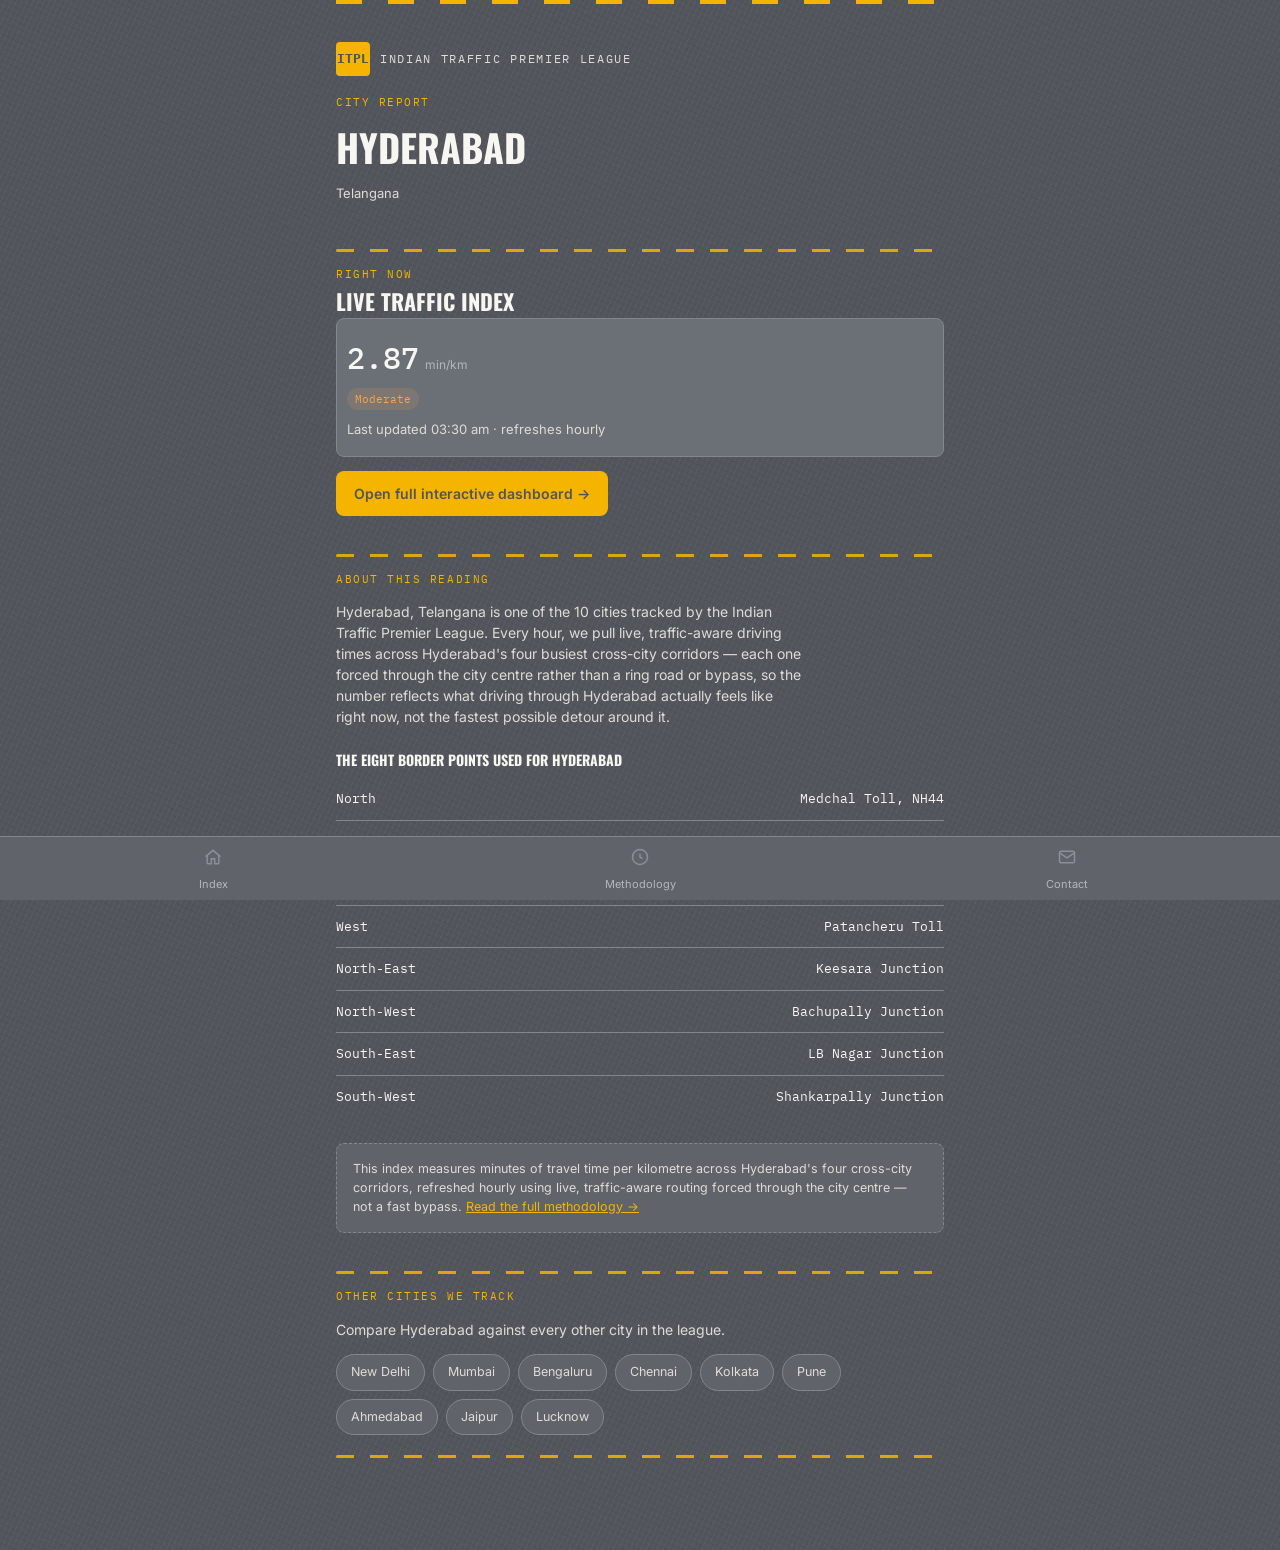
<file: city/hyderabad/index.html>
<!DOCTYPE html>
<html lang="en">
<head>
<meta charset="UTF-8">
<meta name="viewport" content="width=device-width, initial-scale=1, viewport-fit=cover">
<title>Hyderabad Traffic Index — Live Congestion Data | ITPL</title>
<meta name="description" content="Live traffic congestion index for Hyderabad, updated hourly. See Hyderabad's current minutes-per-kilometre score, trend charts, and how it compares to other major Indian cities.">
<link rel="canonical" href="https://work-from-traffic.netlify.app/city/hyderabad/index.html">

<meta property="og:type" content="website">
<meta property="og:site_name" content="Indian Traffic Premier League (ITPL)">
<meta property="og:title" content="Hyderabad Traffic Index — Indian Traffic Premier League">
<meta property="og:description" content="Live traffic congestion index for Hyderabad, updated hourly. See Hyderabad's current minutes-per-kilometre score, trend charts, and how it compares to other major Indian cities.">
<meta property="og:image" content="https://work-from-traffic.netlify.app/assets/og/og-hyderabad.png">
<meta property="og:image:width" content="1200">
<meta property="og:image:height" content="630">
<meta property="og:url" content="https://work-from-traffic.netlify.app/city/hyderabad/index.html">

<meta name="twitter:card" content="summary_large_image">
<meta name="twitter:title" content="Hyderabad Traffic Index — Indian Traffic Premier League">
<meta name="twitter:description" content="Live traffic congestion index for Hyderabad, updated hourly. See Hyderabad's current minutes-per-kilometre score, trend charts, and how it compares to other major Indian cities.">
<meta name="twitter:image" content="https://work-from-traffic.netlify.app/assets/og/og-hyderabad.png">

<link rel="preconnect" href="https://fonts.googleapis.com">
<link href="https://fonts.googleapis.com/css2?family=Oswald:wght@500;600;700&family=Inter:wght@400;500;600&family=IBM+Plex+Mono:wght@400;500;600&display=swap" rel="stylesheet">
<link rel="stylesheet" href="../../css/style.css">
</head>
<body>

<div class="wrap">

  <header class="hero" style="padding-bottom:14px;">
    <div class="hero-inner">
      <div class="brand-row">
        <a href="../../index.html" style="display:flex;align-items:center;gap:10px;text-decoration:none;color:inherit;flex:1;">
          <div class="brand-mark">ITPL</div>
          <div class="brand-name">Indian Traffic Premier League</div>
        </a>
      </div>
      <div class="page-eyebrow" style="margin-top:18px;">City report</div>
      <h1 class="page-title" style="font-size:38px;">Hyderabad</h1>
      <p class="ranking-sub" style="margin-bottom:0;">Telangana</p>
    </div>
  </header>

  <section class="ranking-section">
    <div class="lane-divider" aria-hidden="true"></div>
    <div class="ranking-header">
      <div>
        <div class="page-eyebrow" style="margin-bottom:2px;">Right now</div>
        <h2 class="ranking-title">Live traffic index</h2>
      </div>
    </div>
    <div class="chart-wrap ranking-wrap" id="liveIndexBox">
      <div class="chart-loading">Loading live index…</div>
    </div>
    <a href="../../index.html?open=hyderabad" class="btn-primary" style="text-decoration:none;display:inline-flex;margin-top:14px;">Open full interactive dashboard →</a>
  </section>

  <section class="ranking-section">
    <div class="lane-divider" aria-hidden="true"></div>
    <div class="page-eyebrow" style="margin-bottom:6px;">About this reading</div>
    <p class="page-intro">Hyderabad, Telangana is one of the 10 cities tracked by the Indian Traffic Premier League. Every hour, we pull live, traffic-aware driving times across Hyderabad's four busiest cross-city corridors — each one forced through the city centre rather than a ring road or bypass, so the number reflects what driving through Hyderabad actually feels like right now, not the fastest possible detour around it.</p>

    <h3 style="font-family:var(--font-display);text-transform:uppercase;font-size:14px;margin:18px 0 8px;">The eight border points used for Hyderabad</h3>
    <div class="leg-list">
      <div class="leg-row"><div class="leg-pair">North</div><div class="leg-nums">Medchal Toll, NH44</div></div>
      <div class="leg-row"><div class="leg-pair">South</div><div class="leg-nums">Shamshabad Airport Toll</div></div>
      <div class="leg-row"><div class="leg-pair">East</div><div class="leg-nums">Ghatkesar Junction</div></div>
      <div class="leg-row"><div class="leg-pair">West</div><div class="leg-nums">Patancheru Toll</div></div>
      <div class="leg-row"><div class="leg-pair">North-East</div><div class="leg-nums">Keesara Junction</div></div>
      <div class="leg-row"><div class="leg-pair">North-West</div><div class="leg-nums">Bachupally Junction</div></div>
      <div class="leg-row"><div class="leg-pair">South-East</div><div class="leg-nums">LB Nagar Junction</div></div>
      <div class="leg-row"><div class="leg-pair">South-West</div><div class="leg-nums">Shankarpally Junction</div></div>
    </div>

    <div class="caveat-box">
      This index measures minutes of travel time per kilometre across
      Hyderabad's four cross-city corridors, refreshed hourly using
      live, traffic-aware routing forced through the city centre —
      not a fast bypass. <a href="../../index.html#methodology" style="color:var(--milestone-yellow);">Read the full methodology →</a>
    </div>
  </section>

  <section class="ranking-section">
    <div class="lane-divider" aria-hidden="true"></div>
    <div class="page-eyebrow" style="margin-bottom:6px;">Other cities we track</div>
    <p class="page-intro" style="margin-bottom:14px;">Compare Hyderabad against every other city in the league.</p>
    <div style="display:flex;flex-wrap:wrap;gap:8px;">
  <a href="../new-delhi/index.html" style="background:var(--asphalt-2);border:1px solid var(--lane-line);border-radius:20px;padding:8px 14px;font-size:12.5px;color:var(--chalk-dim);text-decoration:none;">New Delhi</a>
  <a href="../mumbai/index.html" style="background:var(--asphalt-2);border:1px solid var(--lane-line);border-radius:20px;padding:8px 14px;font-size:12.5px;color:var(--chalk-dim);text-decoration:none;">Mumbai</a>
  <a href="../bengaluru/index.html" style="background:var(--asphalt-2);border:1px solid var(--lane-line);border-radius:20px;padding:8px 14px;font-size:12.5px;color:var(--chalk-dim);text-decoration:none;">Bengaluru</a>
  <a href="../chennai/index.html" style="background:var(--asphalt-2);border:1px solid var(--lane-line);border-radius:20px;padding:8px 14px;font-size:12.5px;color:var(--chalk-dim);text-decoration:none;">Chennai</a>
  <a href="../kolkata/index.html" style="background:var(--asphalt-2);border:1px solid var(--lane-line);border-radius:20px;padding:8px 14px;font-size:12.5px;color:var(--chalk-dim);text-decoration:none;">Kolkata</a>
  <a href="../pune/index.html" style="background:var(--asphalt-2);border:1px solid var(--lane-line);border-radius:20px;padding:8px 14px;font-size:12.5px;color:var(--chalk-dim);text-decoration:none;">Pune</a>
  <a href="../ahmedabad/index.html" style="background:var(--asphalt-2);border:1px solid var(--lane-line);border-radius:20px;padding:8px 14px;font-size:12.5px;color:var(--chalk-dim);text-decoration:none;">Ahmedabad</a>
  <a href="../jaipur/index.html" style="background:var(--asphalt-2);border:1px solid var(--lane-line);border-radius:20px;padding:8px 14px;font-size:12.5px;color:var(--chalk-dim);text-decoration:none;">Jaipur</a>
  <a href="../lucknow/index.html" style="background:var(--asphalt-2);border:1px solid var(--lane-line);border-radius:20px;padding:8px 14px;font-size:12.5px;color:var(--chalk-dim);text-decoration:none;">Lucknow</a>
    </div>
    <div class="lane-divider" aria-hidden="true" style="margin-top:20px;"></div>
  </section>

</div>

<nav class="bottom-nav">
  <a href="../../index.html" style="text-decoration:none;flex:1;display:flex;flex-direction:column;align-items:center;gap:4px;padding:10px 0 8px;color:var(--muted);font-size:11px;">
    <span class="icon"><svg width="20" height="20" viewBox="0 0 24 24" fill="none" stroke="#8a8f98" stroke-width="1.8"><path d="M3 11.5 12 4l9 7.5"/><path d="M5 10v9a1 1 0 0 0 1 1h4v-6h4v6h4a1 1 0 0 0 1-1v-9"/></svg></span>
    Index
  </a>
  <a href="../../index.html#methodology" style="text-decoration:none;flex:1;display:flex;flex-direction:column;align-items:center;gap:4px;padding:10px 0 8px;color:var(--muted);font-size:11px;">
    <span class="icon"><svg width="20" height="20" viewBox="0 0 24 24" fill="none" stroke="#8a8f98" stroke-width="1.8"><circle cx="12" cy="12" r="9"/><path d="M12 8v4l3 2"/></svg></span>
    Methodology
  </a>
  <a href="../../index.html#contact" style="text-decoration:none;flex:1;display:flex;flex-direction:column;align-items:center;gap:4px;padding:10px 0 8px;color:var(--muted);font-size:11px;">
    <span class="icon"><svg width="20" height="20" viewBox="0 0 24 24" fill="none" stroke="#8a8f98" stroke-width="1.8"><rect x="3" y="5" width="18" height="14" rx="2"/><path d="m3 7 9 6 9-6"/></svg></span>
    Contact
  </a>
</nav>

<script src="../../js/city.js"></script>
<script>window.CITY_SLUG = "hyderabad";</script>
</body>
</html>
</file>
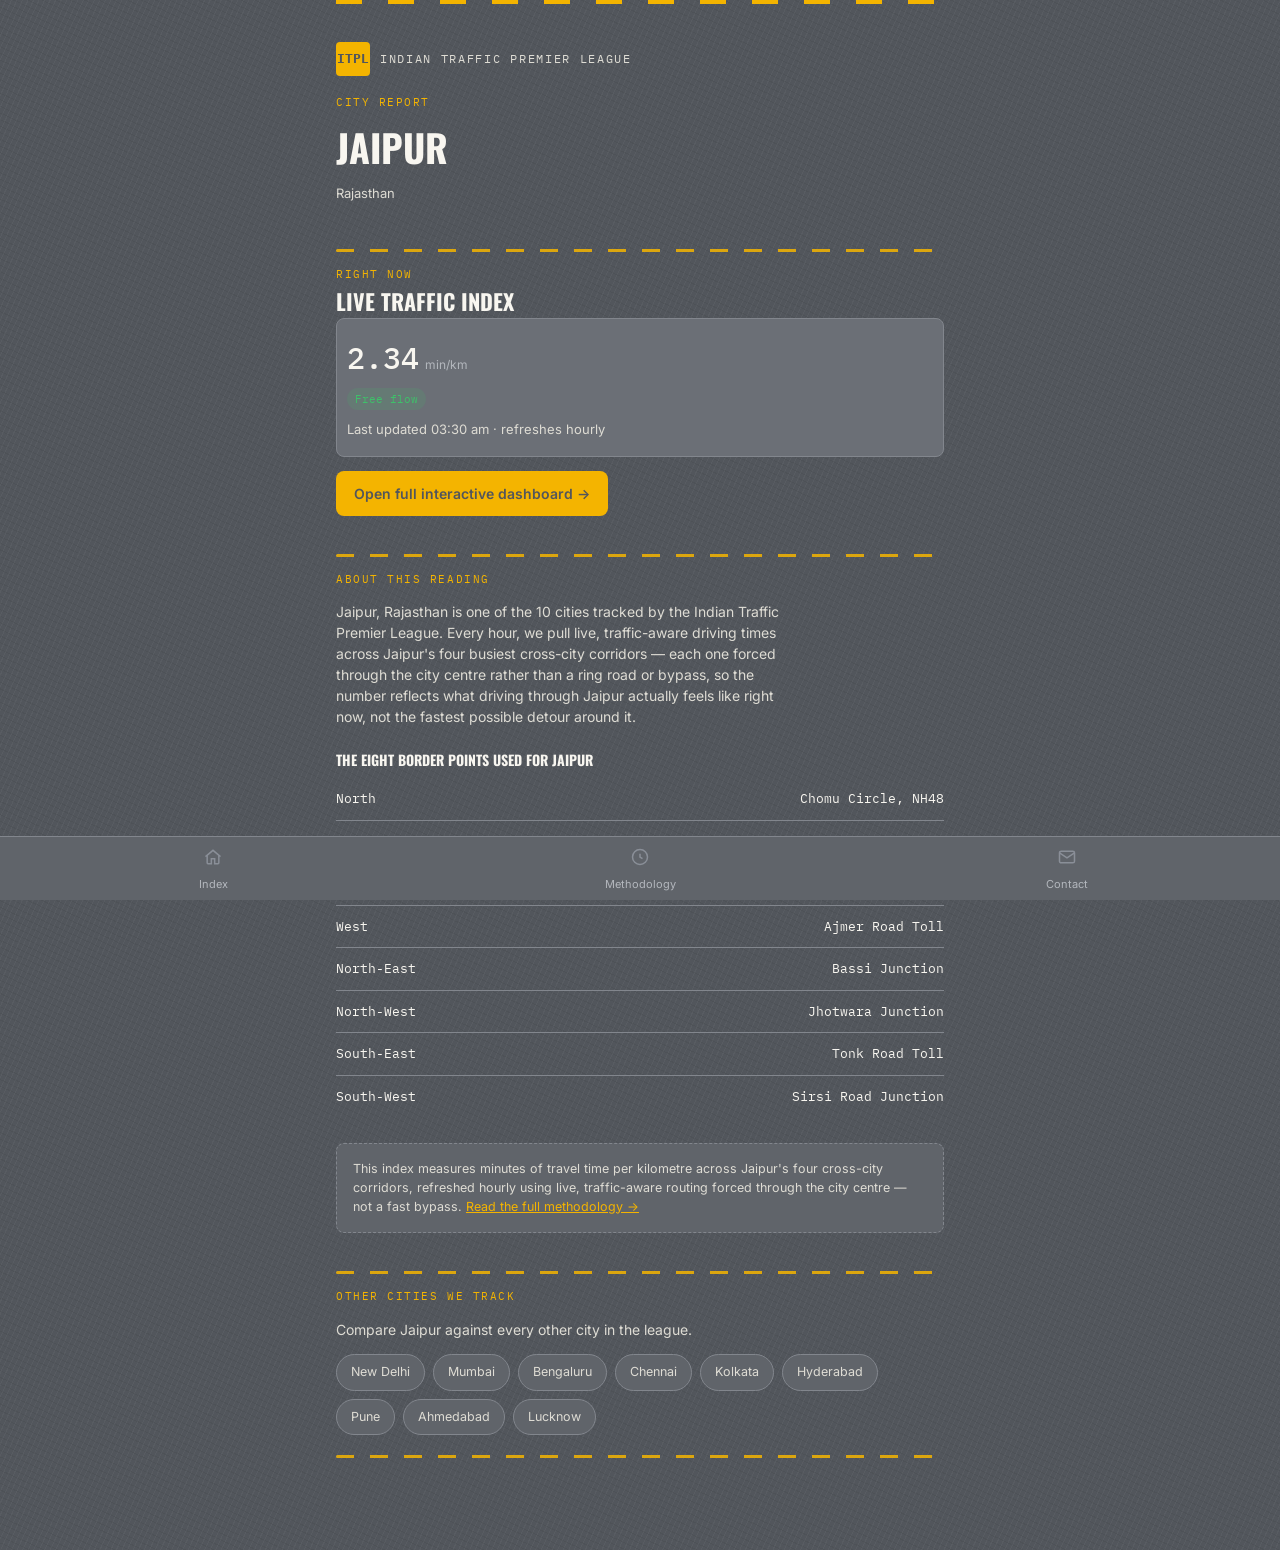
<file: city/jaipur/index.html>
<!DOCTYPE html>
<html lang="en">
<head>
<meta charset="UTF-8">
<meta name="viewport" content="width=device-width, initial-scale=1, viewport-fit=cover">
<title>Jaipur Traffic Index — Live Congestion Data | ITPL</title>
<meta name="description" content="Live traffic congestion index for Jaipur, updated hourly. See Jaipur's current minutes-per-kilometre score, trend charts, and how it compares to other major Indian cities.">
<link rel="canonical" href="https://work-from-traffic.netlify.app/city/jaipur/index.html">

<meta property="og:type" content="website">
<meta property="og:site_name" content="Indian Traffic Premier League (ITPL)">
<meta property="og:title" content="Jaipur Traffic Index — Indian Traffic Premier League">
<meta property="og:description" content="Live traffic congestion index for Jaipur, updated hourly. See Jaipur's current minutes-per-kilometre score, trend charts, and how it compares to other major Indian cities.">
<meta property="og:image" content="https://work-from-traffic.netlify.app/assets/og/og-jaipur.png">
<meta property="og:image:width" content="1200">
<meta property="og:image:height" content="630">
<meta property="og:url" content="https://work-from-traffic.netlify.app/city/jaipur/index.html">

<meta name="twitter:card" content="summary_large_image">
<meta name="twitter:title" content="Jaipur Traffic Index — Indian Traffic Premier League">
<meta name="twitter:description" content="Live traffic congestion index for Jaipur, updated hourly. See Jaipur's current minutes-per-kilometre score, trend charts, and how it compares to other major Indian cities.">
<meta name="twitter:image" content="https://work-from-traffic.netlify.app/assets/og/og-jaipur.png">

<link rel="preconnect" href="https://fonts.googleapis.com">
<link href="https://fonts.googleapis.com/css2?family=Oswald:wght@500;600;700&family=Inter:wght@400;500;600&family=IBM+Plex+Mono:wght@400;500;600&display=swap" rel="stylesheet">
<link rel="stylesheet" href="../../css/style.css">
</head>
<body>

<div class="wrap">

  <header class="hero" style="padding-bottom:14px;">
    <div class="hero-inner">
      <div class="brand-row">
        <a href="../../index.html" style="display:flex;align-items:center;gap:10px;text-decoration:none;color:inherit;flex:1;">
          <div class="brand-mark">ITPL</div>
          <div class="brand-name">Indian Traffic Premier League</div>
        </a>
      </div>
      <div class="page-eyebrow" style="margin-top:18px;">City report</div>
      <h1 class="page-title" style="font-size:38px;">Jaipur</h1>
      <p class="ranking-sub" style="margin-bottom:0;">Rajasthan</p>
    </div>
  </header>

  <section class="ranking-section">
    <div class="lane-divider" aria-hidden="true"></div>
    <div class="ranking-header">
      <div>
        <div class="page-eyebrow" style="margin-bottom:2px;">Right now</div>
        <h2 class="ranking-title">Live traffic index</h2>
      </div>
    </div>
    <div class="chart-wrap ranking-wrap" id="liveIndexBox">
      <div class="chart-loading">Loading live index…</div>
    </div>
    <a href="../../index.html?open=jaipur" class="btn-primary" style="text-decoration:none;display:inline-flex;margin-top:14px;">Open full interactive dashboard →</a>
  </section>

  <section class="ranking-section">
    <div class="lane-divider" aria-hidden="true"></div>
    <div class="page-eyebrow" style="margin-bottom:6px;">About this reading</div>
    <p class="page-intro">Jaipur, Rajasthan is one of the 10 cities tracked by the Indian Traffic Premier League. Every hour, we pull live, traffic-aware driving times across Jaipur's four busiest cross-city corridors — each one forced through the city centre rather than a ring road or bypass, so the number reflects what driving through Jaipur actually feels like right now, not the fastest possible detour around it.</p>

    <h3 style="font-family:var(--font-display);text-transform:uppercase;font-size:14px;margin:18px 0 8px;">The eight border points used for Jaipur</h3>
    <div class="leg-list">
      <div class="leg-row"><div class="leg-pair">North</div><div class="leg-nums">Chomu Circle, NH48</div></div>
      <div class="leg-row"><div class="leg-pair">South</div><div class="leg-nums">Sanganer Toll</div></div>
      <div class="leg-row"><div class="leg-pair">East</div><div class="leg-nums">Kanota Toll</div></div>
      <div class="leg-row"><div class="leg-pair">West</div><div class="leg-nums">Ajmer Road Toll</div></div>
      <div class="leg-row"><div class="leg-pair">North-East</div><div class="leg-nums">Bassi Junction</div></div>
      <div class="leg-row"><div class="leg-pair">North-West</div><div class="leg-nums">Jhotwara Junction</div></div>
      <div class="leg-row"><div class="leg-pair">South-East</div><div class="leg-nums">Tonk Road Toll</div></div>
      <div class="leg-row"><div class="leg-pair">South-West</div><div class="leg-nums">Sirsi Road Junction</div></div>
    </div>

    <div class="caveat-box">
      This index measures minutes of travel time per kilometre across
      Jaipur's four cross-city corridors, refreshed hourly using
      live, traffic-aware routing forced through the city centre —
      not a fast bypass. <a href="../../index.html#methodology" style="color:var(--milestone-yellow);">Read the full methodology →</a>
    </div>
  </section>

  <section class="ranking-section">
    <div class="lane-divider" aria-hidden="true"></div>
    <div class="page-eyebrow" style="margin-bottom:6px;">Other cities we track</div>
    <p class="page-intro" style="margin-bottom:14px;">Compare Jaipur against every other city in the league.</p>
    <div style="display:flex;flex-wrap:wrap;gap:8px;">
  <a href="../new-delhi/index.html" style="background:var(--asphalt-2);border:1px solid var(--lane-line);border-radius:20px;padding:8px 14px;font-size:12.5px;color:var(--chalk-dim);text-decoration:none;">New Delhi</a>
  <a href="../mumbai/index.html" style="background:var(--asphalt-2);border:1px solid var(--lane-line);border-radius:20px;padding:8px 14px;font-size:12.5px;color:var(--chalk-dim);text-decoration:none;">Mumbai</a>
  <a href="../bengaluru/index.html" style="background:var(--asphalt-2);border:1px solid var(--lane-line);border-radius:20px;padding:8px 14px;font-size:12.5px;color:var(--chalk-dim);text-decoration:none;">Bengaluru</a>
  <a href="../chennai/index.html" style="background:var(--asphalt-2);border:1px solid var(--lane-line);border-radius:20px;padding:8px 14px;font-size:12.5px;color:var(--chalk-dim);text-decoration:none;">Chennai</a>
  <a href="../kolkata/index.html" style="background:var(--asphalt-2);border:1px solid var(--lane-line);border-radius:20px;padding:8px 14px;font-size:12.5px;color:var(--chalk-dim);text-decoration:none;">Kolkata</a>
  <a href="../hyderabad/index.html" style="background:var(--asphalt-2);border:1px solid var(--lane-line);border-radius:20px;padding:8px 14px;font-size:12.5px;color:var(--chalk-dim);text-decoration:none;">Hyderabad</a>
  <a href="../pune/index.html" style="background:var(--asphalt-2);border:1px solid var(--lane-line);border-radius:20px;padding:8px 14px;font-size:12.5px;color:var(--chalk-dim);text-decoration:none;">Pune</a>
  <a href="../ahmedabad/index.html" style="background:var(--asphalt-2);border:1px solid var(--lane-line);border-radius:20px;padding:8px 14px;font-size:12.5px;color:var(--chalk-dim);text-decoration:none;">Ahmedabad</a>
  <a href="../lucknow/index.html" style="background:var(--asphalt-2);border:1px solid var(--lane-line);border-radius:20px;padding:8px 14px;font-size:12.5px;color:var(--chalk-dim);text-decoration:none;">Lucknow</a>
    </div>
    <div class="lane-divider" aria-hidden="true" style="margin-top:20px;"></div>
  </section>

</div>

<nav class="bottom-nav">
  <a href="../../index.html" style="text-decoration:none;flex:1;display:flex;flex-direction:column;align-items:center;gap:4px;padding:10px 0 8px;color:var(--muted);font-size:11px;">
    <span class="icon"><svg width="20" height="20" viewBox="0 0 24 24" fill="none" stroke="#8a8f98" stroke-width="1.8"><path d="M3 11.5 12 4l9 7.5"/><path d="M5 10v9a1 1 0 0 0 1 1h4v-6h4v6h4a1 1 0 0 0 1-1v-9"/></svg></span>
    Index
  </a>
  <a href="../../index.html#methodology" style="text-decoration:none;flex:1;display:flex;flex-direction:column;align-items:center;gap:4px;padding:10px 0 8px;color:var(--muted);font-size:11px;">
    <span class="icon"><svg width="20" height="20" viewBox="0 0 24 24" fill="none" stroke="#8a8f98" stroke-width="1.8"><circle cx="12" cy="12" r="9"/><path d="M12 8v4l3 2"/></svg></span>
    Methodology
  </a>
  <a href="../../index.html#contact" style="text-decoration:none;flex:1;display:flex;flex-direction:column;align-items:center;gap:4px;padding:10px 0 8px;color:var(--muted);font-size:11px;">
    <span class="icon"><svg width="20" height="20" viewBox="0 0 24 24" fill="none" stroke="#8a8f98" stroke-width="1.8"><rect x="3" y="5" width="18" height="14" rx="2"/><path d="m3 7 9 6 9-6"/></svg></span>
    Contact
  </a>
</nav>

<script src="../../js/city.js"></script>
<script>window.CITY_SLUG = "jaipur";</script>
</body>
</html>
</file>
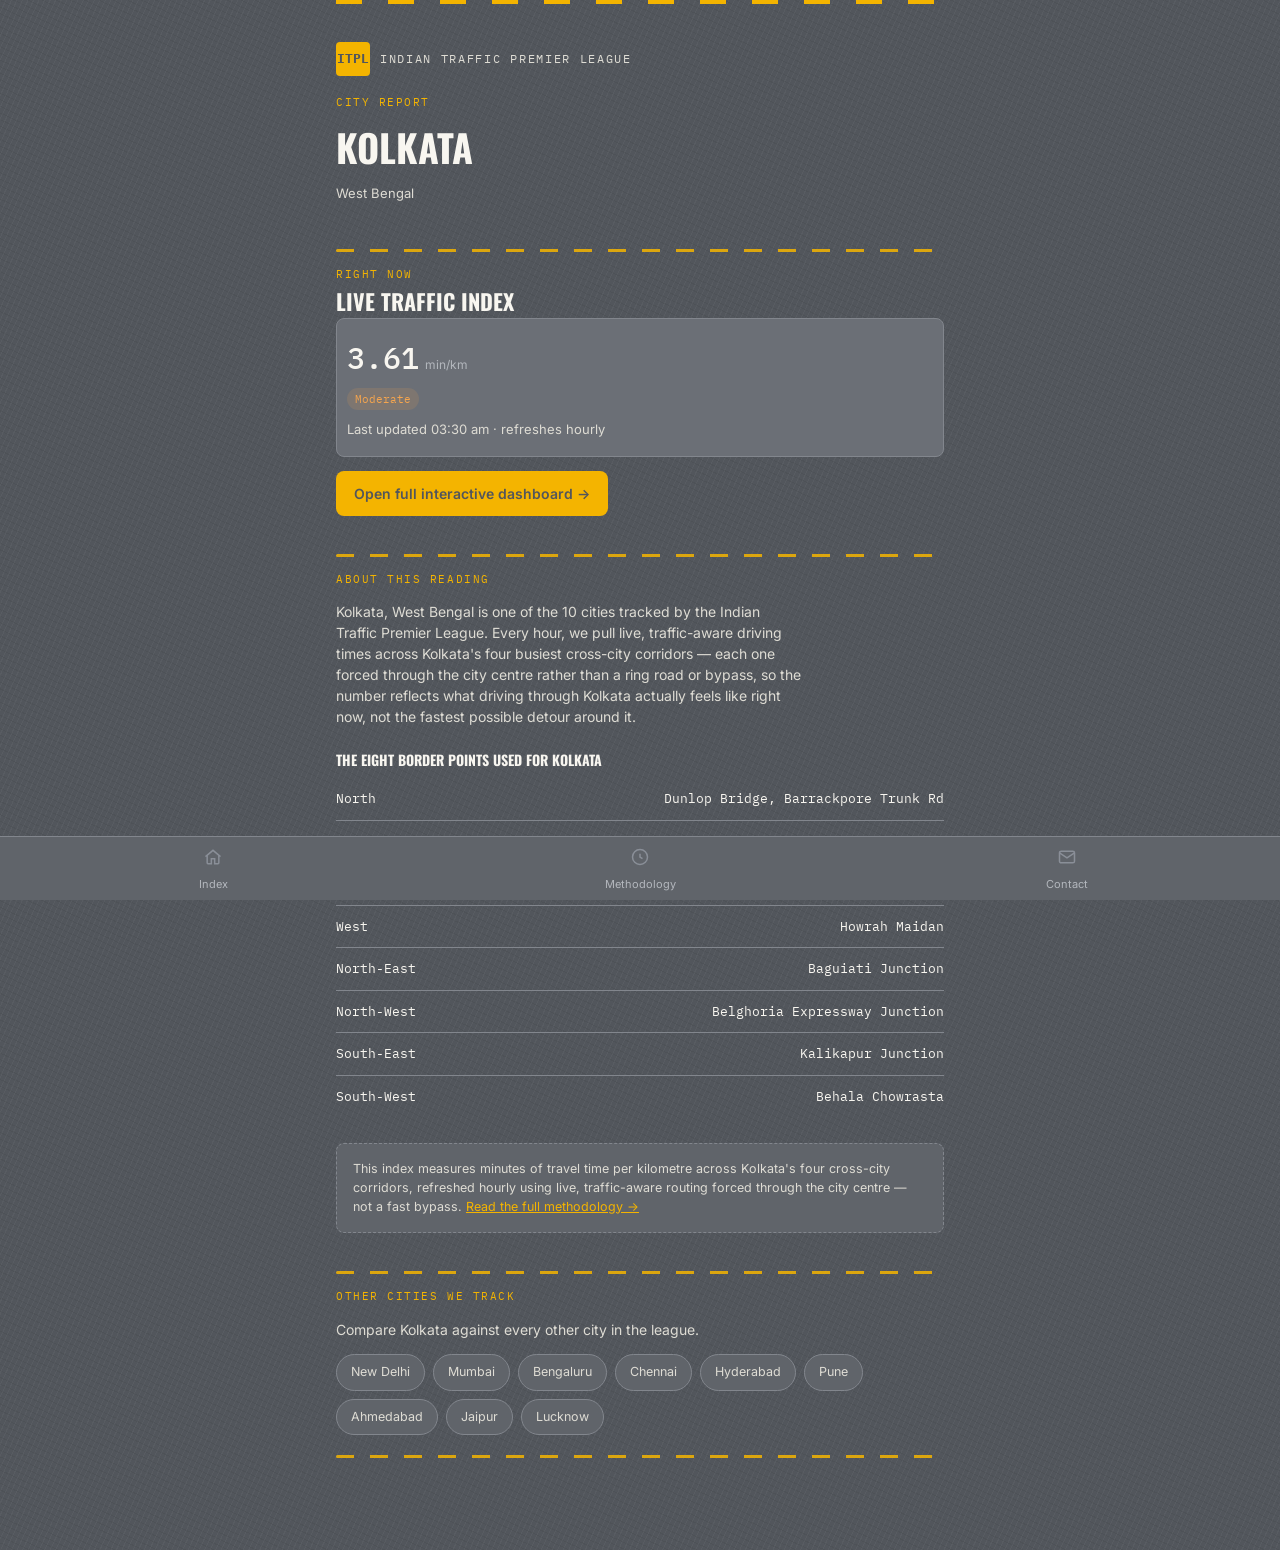
<file: city/kolkata/index.html>
<!DOCTYPE html>
<html lang="en">
<head>
<meta charset="UTF-8">
<meta name="viewport" content="width=device-width, initial-scale=1, viewport-fit=cover">
<title>Kolkata Traffic Index — Live Congestion Data | ITPL</title>
<meta name="description" content="Live traffic congestion index for Kolkata, updated hourly. See Kolkata's current minutes-per-kilometre score, trend charts, and how it compares to other major Indian cities.">
<link rel="canonical" href="https://work-from-traffic.netlify.app/city/kolkata/index.html">

<meta property="og:type" content="website">
<meta property="og:site_name" content="Indian Traffic Premier League (ITPL)">
<meta property="og:title" content="Kolkata Traffic Index — Indian Traffic Premier League">
<meta property="og:description" content="Live traffic congestion index for Kolkata, updated hourly. See Kolkata's current minutes-per-kilometre score, trend charts, and how it compares to other major Indian cities.">
<meta property="og:image" content="https://work-from-traffic.netlify.app/assets/og/og-kolkata.png">
<meta property="og:image:width" content="1200">
<meta property="og:image:height" content="630">
<meta property="og:url" content="https://work-from-traffic.netlify.app/city/kolkata/index.html">

<meta name="twitter:card" content="summary_large_image">
<meta name="twitter:title" content="Kolkata Traffic Index — Indian Traffic Premier League">
<meta name="twitter:description" content="Live traffic congestion index for Kolkata, updated hourly. See Kolkata's current minutes-per-kilometre score, trend charts, and how it compares to other major Indian cities.">
<meta name="twitter:image" content="https://work-from-traffic.netlify.app/assets/og/og-kolkata.png">

<link rel="preconnect" href="https://fonts.googleapis.com">
<link href="https://fonts.googleapis.com/css2?family=Oswald:wght@500;600;700&family=Inter:wght@400;500;600&family=IBM+Plex+Mono:wght@400;500;600&display=swap" rel="stylesheet">
<link rel="stylesheet" href="../../css/style.css">
</head>
<body>

<div class="wrap">

  <header class="hero" style="padding-bottom:14px;">
    <div class="hero-inner">
      <div class="brand-row">
        <a href="../../index.html" style="display:flex;align-items:center;gap:10px;text-decoration:none;color:inherit;flex:1;">
          <div class="brand-mark">ITPL</div>
          <div class="brand-name">Indian Traffic Premier League</div>
        </a>
      </div>
      <div class="page-eyebrow" style="margin-top:18px;">City report</div>
      <h1 class="page-title" style="font-size:38px;">Kolkata</h1>
      <p class="ranking-sub" style="margin-bottom:0;">West Bengal</p>
    </div>
  </header>

  <section class="ranking-section">
    <div class="lane-divider" aria-hidden="true"></div>
    <div class="ranking-header">
      <div>
        <div class="page-eyebrow" style="margin-bottom:2px;">Right now</div>
        <h2 class="ranking-title">Live traffic index</h2>
      </div>
    </div>
    <div class="chart-wrap ranking-wrap" id="liveIndexBox">
      <div class="chart-loading">Loading live index…</div>
    </div>
    <a href="../../index.html?open=kolkata" class="btn-primary" style="text-decoration:none;display:inline-flex;margin-top:14px;">Open full interactive dashboard →</a>
  </section>

  <section class="ranking-section">
    <div class="lane-divider" aria-hidden="true"></div>
    <div class="page-eyebrow" style="margin-bottom:6px;">About this reading</div>
    <p class="page-intro">Kolkata, West Bengal is one of the 10 cities tracked by the Indian Traffic Premier League. Every hour, we pull live, traffic-aware driving times across Kolkata's four busiest cross-city corridors — each one forced through the city centre rather than a ring road or bypass, so the number reflects what driving through Kolkata actually feels like right now, not the fastest possible detour around it.</p>

    <h3 style="font-family:var(--font-display);text-transform:uppercase;font-size:14px;margin:18px 0 8px;">The eight border points used for Kolkata</h3>
    <div class="leg-list">
      <div class="leg-row"><div class="leg-pair">North</div><div class="leg-nums">Dunlop Bridge, Barrackpore Trunk Rd</div></div>
      <div class="leg-row"><div class="leg-pair">South</div><div class="leg-nums">Garia More</div></div>
      <div class="leg-row"><div class="leg-pair">East</div><div class="leg-nums">Salt Lake Sector V</div></div>
      <div class="leg-row"><div class="leg-pair">West</div><div class="leg-nums">Howrah Maidan</div></div>
      <div class="leg-row"><div class="leg-pair">North-East</div><div class="leg-nums">Baguiati Junction</div></div>
      <div class="leg-row"><div class="leg-pair">North-West</div><div class="leg-nums">Belghoria Expressway Junction</div></div>
      <div class="leg-row"><div class="leg-pair">South-East</div><div class="leg-nums">Kalikapur Junction</div></div>
      <div class="leg-row"><div class="leg-pair">South-West</div><div class="leg-nums">Behala Chowrasta</div></div>
    </div>

    <div class="caveat-box">
      This index measures minutes of travel time per kilometre across
      Kolkata's four cross-city corridors, refreshed hourly using
      live, traffic-aware routing forced through the city centre —
      not a fast bypass. <a href="../../index.html#methodology" style="color:var(--milestone-yellow);">Read the full methodology →</a>
    </div>
  </section>

  <section class="ranking-section">
    <div class="lane-divider" aria-hidden="true"></div>
    <div class="page-eyebrow" style="margin-bottom:6px;">Other cities we track</div>
    <p class="page-intro" style="margin-bottom:14px;">Compare Kolkata against every other city in the league.</p>
    <div style="display:flex;flex-wrap:wrap;gap:8px;">
  <a href="../new-delhi/index.html" style="background:var(--asphalt-2);border:1px solid var(--lane-line);border-radius:20px;padding:8px 14px;font-size:12.5px;color:var(--chalk-dim);text-decoration:none;">New Delhi</a>
  <a href="../mumbai/index.html" style="background:var(--asphalt-2);border:1px solid var(--lane-line);border-radius:20px;padding:8px 14px;font-size:12.5px;color:var(--chalk-dim);text-decoration:none;">Mumbai</a>
  <a href="../bengaluru/index.html" style="background:var(--asphalt-2);border:1px solid var(--lane-line);border-radius:20px;padding:8px 14px;font-size:12.5px;color:var(--chalk-dim);text-decoration:none;">Bengaluru</a>
  <a href="../chennai/index.html" style="background:var(--asphalt-2);border:1px solid var(--lane-line);border-radius:20px;padding:8px 14px;font-size:12.5px;color:var(--chalk-dim);text-decoration:none;">Chennai</a>
  <a href="../hyderabad/index.html" style="background:var(--asphalt-2);border:1px solid var(--lane-line);border-radius:20px;padding:8px 14px;font-size:12.5px;color:var(--chalk-dim);text-decoration:none;">Hyderabad</a>
  <a href="../pune/index.html" style="background:var(--asphalt-2);border:1px solid var(--lane-line);border-radius:20px;padding:8px 14px;font-size:12.5px;color:var(--chalk-dim);text-decoration:none;">Pune</a>
  <a href="../ahmedabad/index.html" style="background:var(--asphalt-2);border:1px solid var(--lane-line);border-radius:20px;padding:8px 14px;font-size:12.5px;color:var(--chalk-dim);text-decoration:none;">Ahmedabad</a>
  <a href="../jaipur/index.html" style="background:var(--asphalt-2);border:1px solid var(--lane-line);border-radius:20px;padding:8px 14px;font-size:12.5px;color:var(--chalk-dim);text-decoration:none;">Jaipur</a>
  <a href="../lucknow/index.html" style="background:var(--asphalt-2);border:1px solid var(--lane-line);border-radius:20px;padding:8px 14px;font-size:12.5px;color:var(--chalk-dim);text-decoration:none;">Lucknow</a>
    </div>
    <div class="lane-divider" aria-hidden="true" style="margin-top:20px;"></div>
  </section>

</div>

<nav class="bottom-nav">
  <a href="../../index.html" style="text-decoration:none;flex:1;display:flex;flex-direction:column;align-items:center;gap:4px;padding:10px 0 8px;color:var(--muted);font-size:11px;">
    <span class="icon"><svg width="20" height="20" viewBox="0 0 24 24" fill="none" stroke="#8a8f98" stroke-width="1.8"><path d="M3 11.5 12 4l9 7.5"/><path d="M5 10v9a1 1 0 0 0 1 1h4v-6h4v6h4a1 1 0 0 0 1-1v-9"/></svg></span>
    Index
  </a>
  <a href="../../index.html#methodology" style="text-decoration:none;flex:1;display:flex;flex-direction:column;align-items:center;gap:4px;padding:10px 0 8px;color:var(--muted);font-size:11px;">
    <span class="icon"><svg width="20" height="20" viewBox="0 0 24 24" fill="none" stroke="#8a8f98" stroke-width="1.8"><circle cx="12" cy="12" r="9"/><path d="M12 8v4l3 2"/></svg></span>
    Methodology
  </a>
  <a href="../../index.html#contact" style="text-decoration:none;flex:1;display:flex;flex-direction:column;align-items:center;gap:4px;padding:10px 0 8px;color:var(--muted);font-size:11px;">
    <span class="icon"><svg width="20" height="20" viewBox="0 0 24 24" fill="none" stroke="#8a8f98" stroke-width="1.8"><rect x="3" y="5" width="18" height="14" rx="2"/><path d="m3 7 9 6 9-6"/></svg></span>
    Contact
  </a>
</nav>

<script src="../../js/city.js"></script>
<script>window.CITY_SLUG = "kolkata";</script>
</body>
</html>
</file>
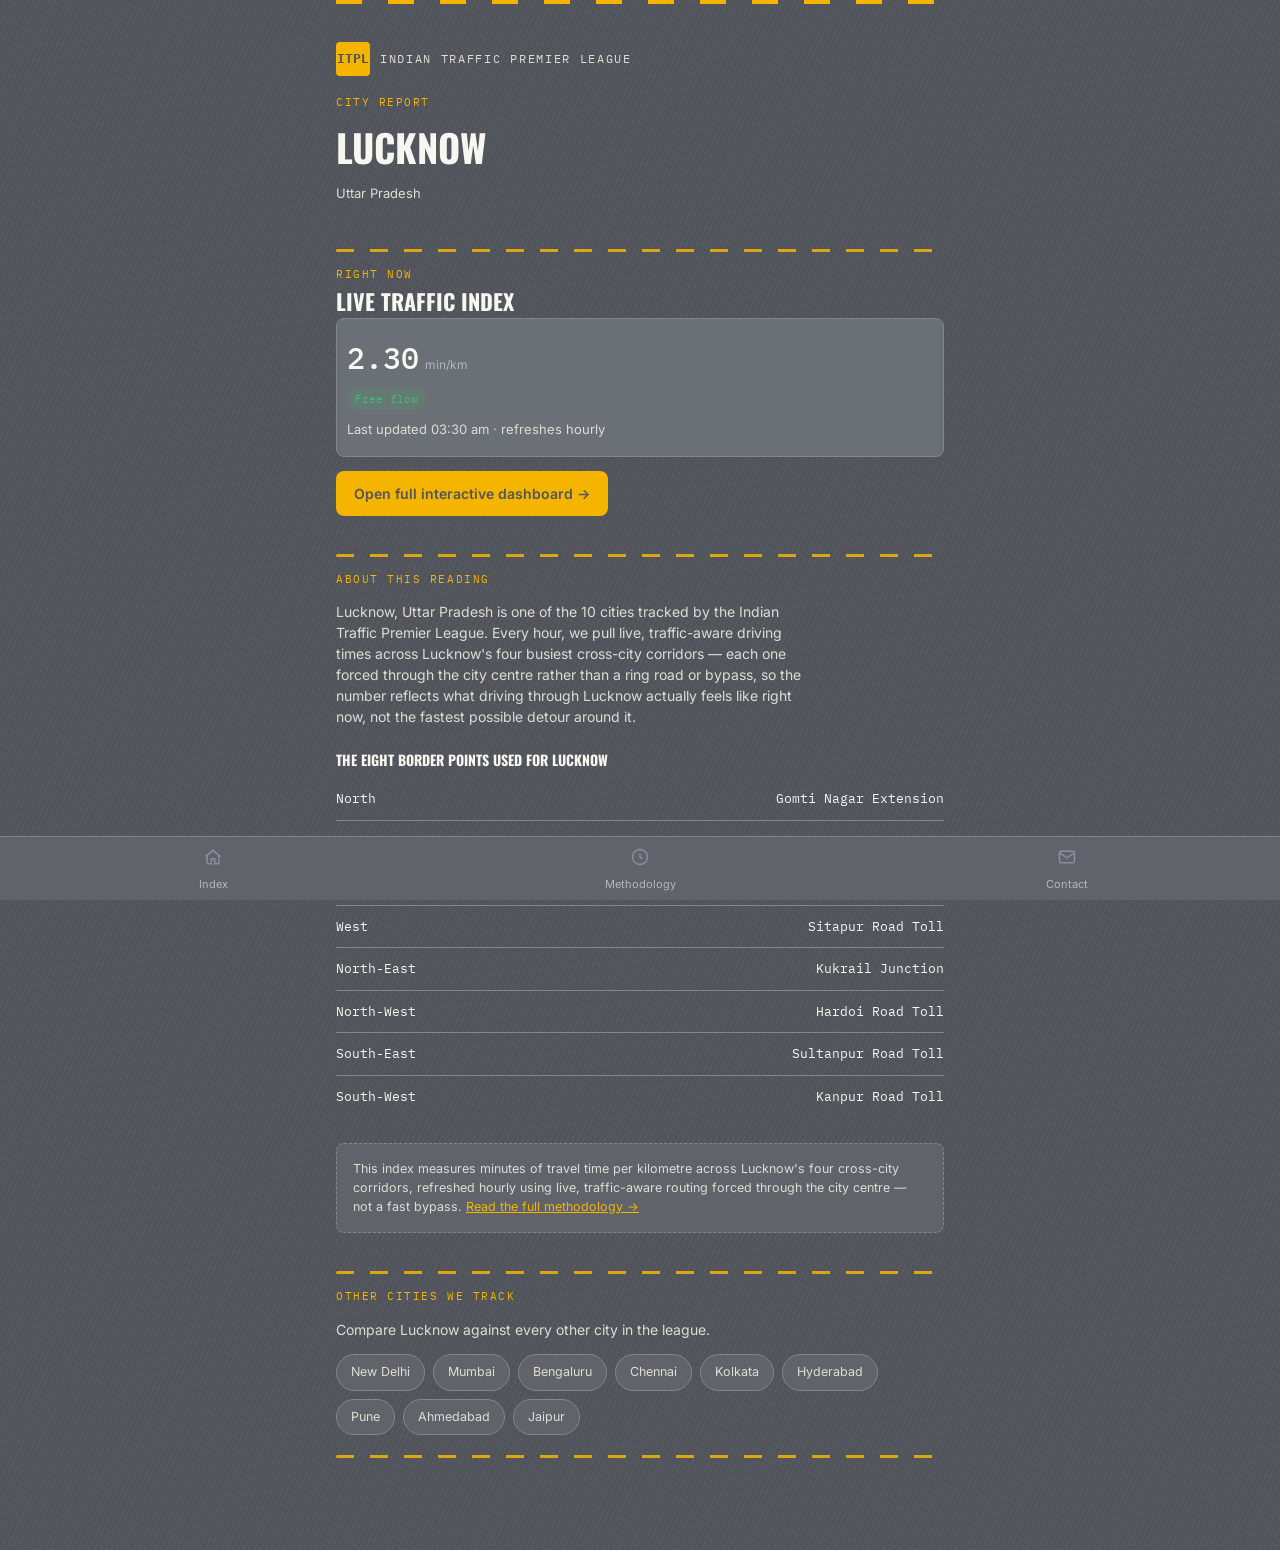
<file: city/lucknow/index.html>
<!DOCTYPE html>
<html lang="en">
<head>
<meta charset="UTF-8">
<meta name="viewport" content="width=device-width, initial-scale=1, viewport-fit=cover">
<title>Lucknow Traffic Index — Live Congestion Data | ITPL</title>
<meta name="description" content="Live traffic congestion index for Lucknow, updated hourly. See Lucknow's current minutes-per-kilometre score, trend charts, and how it compares to other major Indian cities.">
<link rel="canonical" href="https://work-from-traffic.netlify.app/city/lucknow/index.html">

<meta property="og:type" content="website">
<meta property="og:site_name" content="Indian Traffic Premier League (ITPL)">
<meta property="og:title" content="Lucknow Traffic Index — Indian Traffic Premier League">
<meta property="og:description" content="Live traffic congestion index for Lucknow, updated hourly. See Lucknow's current minutes-per-kilometre score, trend charts, and how it compares to other major Indian cities.">
<meta property="og:image" content="https://work-from-traffic.netlify.app/assets/og/og-lucknow.png">
<meta property="og:image:width" content="1200">
<meta property="og:image:height" content="630">
<meta property="og:url" content="https://work-from-traffic.netlify.app/city/lucknow/index.html">

<meta name="twitter:card" content="summary_large_image">
<meta name="twitter:title" content="Lucknow Traffic Index — Indian Traffic Premier League">
<meta name="twitter:description" content="Live traffic congestion index for Lucknow, updated hourly. See Lucknow's current minutes-per-kilometre score, trend charts, and how it compares to other major Indian cities.">
<meta name="twitter:image" content="https://work-from-traffic.netlify.app/assets/og/og-lucknow.png">

<link rel="preconnect" href="https://fonts.googleapis.com">
<link href="https://fonts.googleapis.com/css2?family=Oswald:wght@500;600;700&family=Inter:wght@400;500;600&family=IBM+Plex+Mono:wght@400;500;600&display=swap" rel="stylesheet">
<link rel="stylesheet" href="../../css/style.css">
</head>
<body>

<div class="wrap">

  <header class="hero" style="padding-bottom:14px;">
    <div class="hero-inner">
      <div class="brand-row">
        <a href="../../index.html" style="display:flex;align-items:center;gap:10px;text-decoration:none;color:inherit;flex:1;">
          <div class="brand-mark">ITPL</div>
          <div class="brand-name">Indian Traffic Premier League</div>
        </a>
      </div>
      <div class="page-eyebrow" style="margin-top:18px;">City report</div>
      <h1 class="page-title" style="font-size:38px;">Lucknow</h1>
      <p class="ranking-sub" style="margin-bottom:0;">Uttar Pradesh</p>
    </div>
  </header>

  <section class="ranking-section">
    <div class="lane-divider" aria-hidden="true"></div>
    <div class="ranking-header">
      <div>
        <div class="page-eyebrow" style="margin-bottom:2px;">Right now</div>
        <h2 class="ranking-title">Live traffic index</h2>
      </div>
    </div>
    <div class="chart-wrap ranking-wrap" id="liveIndexBox">
      <div class="chart-loading">Loading live index…</div>
    </div>
    <a href="../../index.html?open=lucknow" class="btn-primary" style="text-decoration:none;display:inline-flex;margin-top:14px;">Open full interactive dashboard →</a>
  </section>

  <section class="ranking-section">
    <div class="lane-divider" aria-hidden="true"></div>
    <div class="page-eyebrow" style="margin-bottom:6px;">About this reading</div>
    <p class="page-intro">Lucknow, Uttar Pradesh is one of the 10 cities tracked by the Indian Traffic Premier League. Every hour, we pull live, traffic-aware driving times across Lucknow's four busiest cross-city corridors — each one forced through the city centre rather than a ring road or bypass, so the number reflects what driving through Lucknow actually feels like right now, not the fastest possible detour around it.</p>

    <h3 style="font-family:var(--font-display);text-transform:uppercase;font-size:14px;margin:18px 0 8px;">The eight border points used for Lucknow</h3>
    <div class="leg-list">
      <div class="leg-row"><div class="leg-pair">North</div><div class="leg-nums">Gomti Nagar Extension</div></div>
      <div class="leg-row"><div class="leg-pair">South</div><div class="leg-nums">Amausi Airport Junction</div></div>
      <div class="leg-row"><div class="leg-pair">East</div><div class="leg-nums">Chinhat Junction</div></div>
      <div class="leg-row"><div class="leg-pair">West</div><div class="leg-nums">Sitapur Road Toll</div></div>
      <div class="leg-row"><div class="leg-pair">North-East</div><div class="leg-nums">Kukrail Junction</div></div>
      <div class="leg-row"><div class="leg-pair">North-West</div><div class="leg-nums">Hardoi Road Toll</div></div>
      <div class="leg-row"><div class="leg-pair">South-East</div><div class="leg-nums">Sultanpur Road Toll</div></div>
      <div class="leg-row"><div class="leg-pair">South-West</div><div class="leg-nums">Kanpur Road Toll</div></div>
    </div>

    <div class="caveat-box">
      This index measures minutes of travel time per kilometre across
      Lucknow's four cross-city corridors, refreshed hourly using
      live, traffic-aware routing forced through the city centre —
      not a fast bypass. <a href="../../index.html#methodology" style="color:var(--milestone-yellow);">Read the full methodology →</a>
    </div>
  </section>

  <section class="ranking-section">
    <div class="lane-divider" aria-hidden="true"></div>
    <div class="page-eyebrow" style="margin-bottom:6px;">Other cities we track</div>
    <p class="page-intro" style="margin-bottom:14px;">Compare Lucknow against every other city in the league.</p>
    <div style="display:flex;flex-wrap:wrap;gap:8px;">
  <a href="../new-delhi/index.html" style="background:var(--asphalt-2);border:1px solid var(--lane-line);border-radius:20px;padding:8px 14px;font-size:12.5px;color:var(--chalk-dim);text-decoration:none;">New Delhi</a>
  <a href="../mumbai/index.html" style="background:var(--asphalt-2);border:1px solid var(--lane-line);border-radius:20px;padding:8px 14px;font-size:12.5px;color:var(--chalk-dim);text-decoration:none;">Mumbai</a>
  <a href="../bengaluru/index.html" style="background:var(--asphalt-2);border:1px solid var(--lane-line);border-radius:20px;padding:8px 14px;font-size:12.5px;color:var(--chalk-dim);text-decoration:none;">Bengaluru</a>
  <a href="../chennai/index.html" style="background:var(--asphalt-2);border:1px solid var(--lane-line);border-radius:20px;padding:8px 14px;font-size:12.5px;color:var(--chalk-dim);text-decoration:none;">Chennai</a>
  <a href="../kolkata/index.html" style="background:var(--asphalt-2);border:1px solid var(--lane-line);border-radius:20px;padding:8px 14px;font-size:12.5px;color:var(--chalk-dim);text-decoration:none;">Kolkata</a>
  <a href="../hyderabad/index.html" style="background:var(--asphalt-2);border:1px solid var(--lane-line);border-radius:20px;padding:8px 14px;font-size:12.5px;color:var(--chalk-dim);text-decoration:none;">Hyderabad</a>
  <a href="../pune/index.html" style="background:var(--asphalt-2);border:1px solid var(--lane-line);border-radius:20px;padding:8px 14px;font-size:12.5px;color:var(--chalk-dim);text-decoration:none;">Pune</a>
  <a href="../ahmedabad/index.html" style="background:var(--asphalt-2);border:1px solid var(--lane-line);border-radius:20px;padding:8px 14px;font-size:12.5px;color:var(--chalk-dim);text-decoration:none;">Ahmedabad</a>
  <a href="../jaipur/index.html" style="background:var(--asphalt-2);border:1px solid var(--lane-line);border-radius:20px;padding:8px 14px;font-size:12.5px;color:var(--chalk-dim);text-decoration:none;">Jaipur</a>
    </div>
    <div class="lane-divider" aria-hidden="true" style="margin-top:20px;"></div>
  </section>

</div>

<nav class="bottom-nav">
  <a href="../../index.html" style="text-decoration:none;flex:1;display:flex;flex-direction:column;align-items:center;gap:4px;padding:10px 0 8px;color:var(--muted);font-size:11px;">
    <span class="icon"><svg width="20" height="20" viewBox="0 0 24 24" fill="none" stroke="#8a8f98" stroke-width="1.8"><path d="M3 11.5 12 4l9 7.5"/><path d="M5 10v9a1 1 0 0 0 1 1h4v-6h4v6h4a1 1 0 0 0 1-1v-9"/></svg></span>
    Index
  </a>
  <a href="../../index.html#methodology" style="text-decoration:none;flex:1;display:flex;flex-direction:column;align-items:center;gap:4px;padding:10px 0 8px;color:var(--muted);font-size:11px;">
    <span class="icon"><svg width="20" height="20" viewBox="0 0 24 24" fill="none" stroke="#8a8f98" stroke-width="1.8"><circle cx="12" cy="12" r="9"/><path d="M12 8v4l3 2"/></svg></span>
    Methodology
  </a>
  <a href="../../index.html#contact" style="text-decoration:none;flex:1;display:flex;flex-direction:column;align-items:center;gap:4px;padding:10px 0 8px;color:var(--muted);font-size:11px;">
    <span class="icon"><svg width="20" height="20" viewBox="0 0 24 24" fill="none" stroke="#8a8f98" stroke-width="1.8"><rect x="3" y="5" width="18" height="14" rx="2"/><path d="m3 7 9 6 9-6"/></svg></span>
    Contact
  </a>
</nav>

<script src="../../js/city.js"></script>
<script>window.CITY_SLUG = "lucknow";</script>
</body>
</html>
</file>
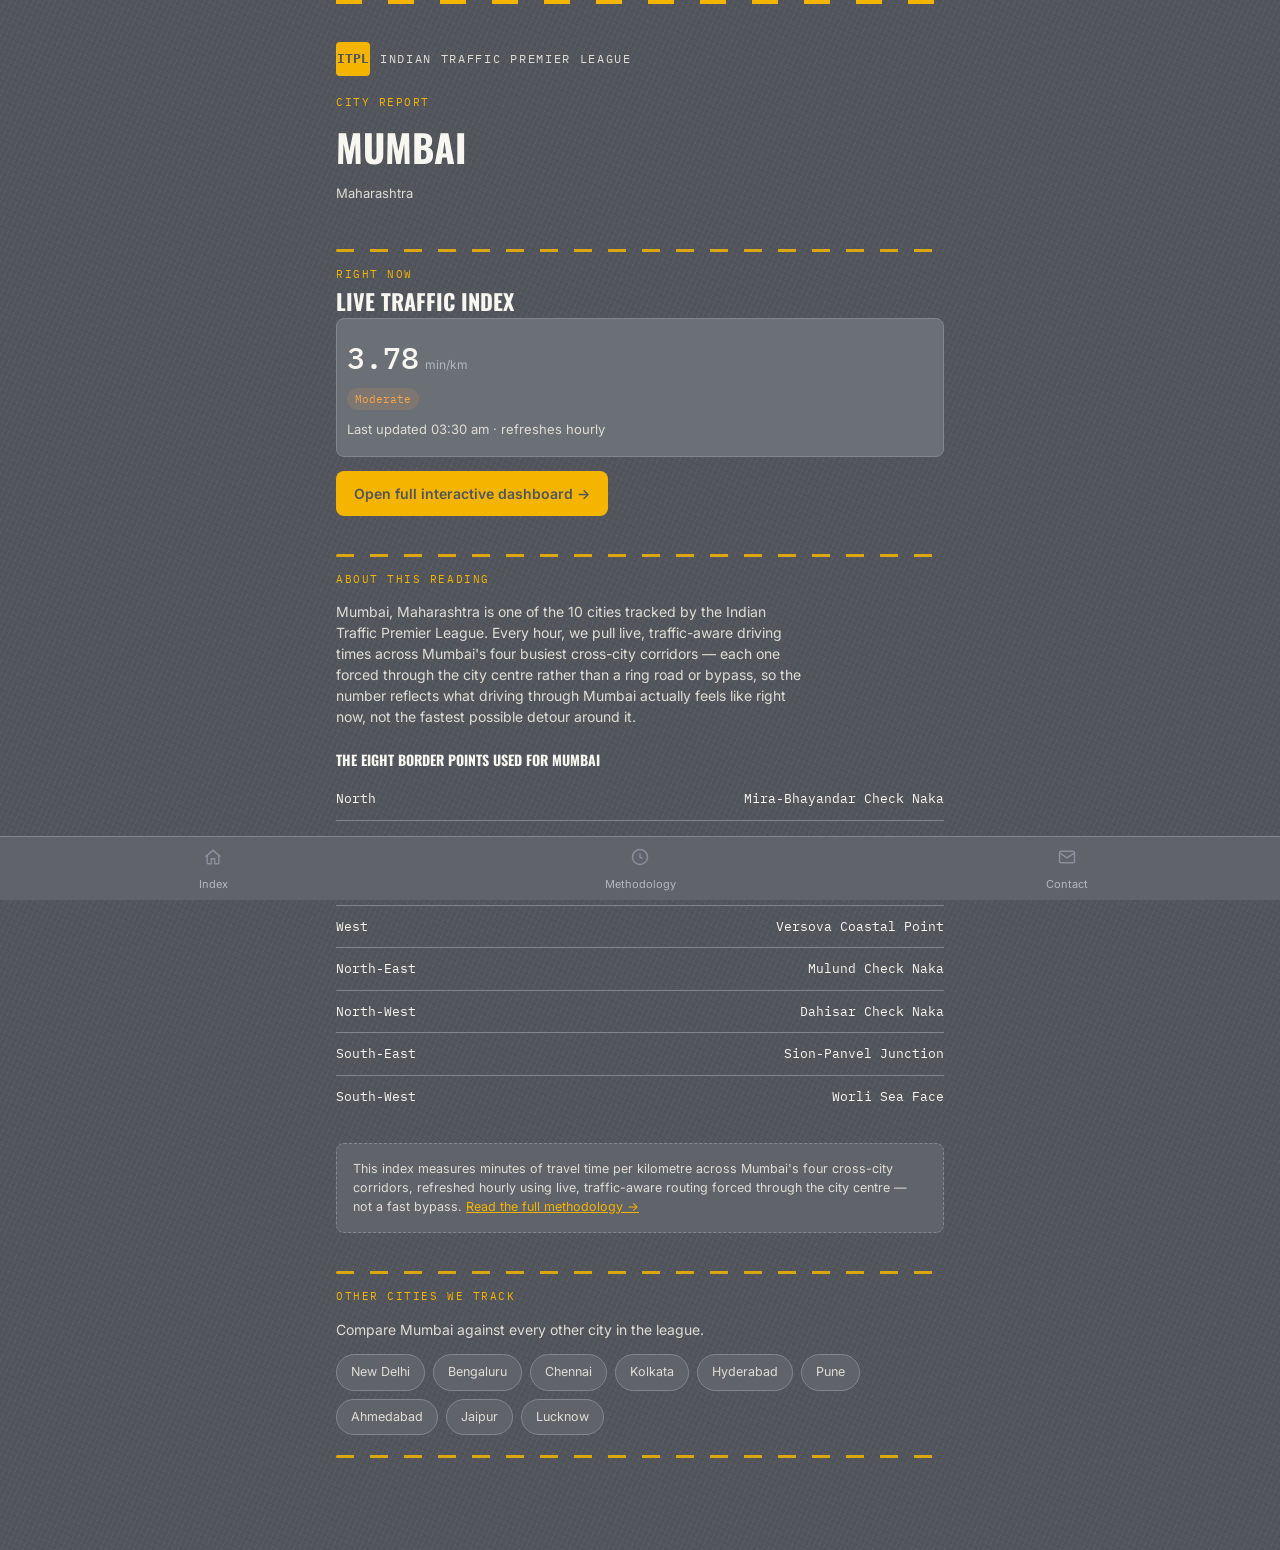
<file: city/mumbai/index.html>
<!DOCTYPE html>
<html lang="en">
<head>
<meta charset="UTF-8">
<meta name="viewport" content="width=device-width, initial-scale=1, viewport-fit=cover">
<title>Mumbai Traffic Index — Live Congestion Data | ITPL</title>
<meta name="description" content="Live traffic congestion index for Mumbai, updated hourly. See Mumbai's current minutes-per-kilometre score, trend charts, and how it compares to other major Indian cities.">
<link rel="canonical" href="https://work-from-traffic.netlify.app/city/mumbai/index.html">

<meta property="og:type" content="website">
<meta property="og:site_name" content="Indian Traffic Premier League (ITPL)">
<meta property="og:title" content="Mumbai Traffic Index — Indian Traffic Premier League">
<meta property="og:description" content="Live traffic congestion index for Mumbai, updated hourly. See Mumbai's current minutes-per-kilometre score, trend charts, and how it compares to other major Indian cities.">
<meta property="og:image" content="https://work-from-traffic.netlify.app/assets/og/og-mumbai.png">
<meta property="og:image:width" content="1200">
<meta property="og:image:height" content="630">
<meta property="og:url" content="https://work-from-traffic.netlify.app/city/mumbai/index.html">

<meta name="twitter:card" content="summary_large_image">
<meta name="twitter:title" content="Mumbai Traffic Index — Indian Traffic Premier League">
<meta name="twitter:description" content="Live traffic congestion index for Mumbai, updated hourly. See Mumbai's current minutes-per-kilometre score, trend charts, and how it compares to other major Indian cities.">
<meta name="twitter:image" content="https://work-from-traffic.netlify.app/assets/og/og-mumbai.png">

<link rel="preconnect" href="https://fonts.googleapis.com">
<link href="https://fonts.googleapis.com/css2?family=Oswald:wght@500;600;700&family=Inter:wght@400;500;600&family=IBM+Plex+Mono:wght@400;500;600&display=swap" rel="stylesheet">
<link rel="stylesheet" href="../../css/style.css">
</head>
<body>

<div class="wrap">

  <header class="hero" style="padding-bottom:14px;">
    <div class="hero-inner">
      <div class="brand-row">
        <a href="../../index.html" style="display:flex;align-items:center;gap:10px;text-decoration:none;color:inherit;flex:1;">
          <div class="brand-mark">ITPL</div>
          <div class="brand-name">Indian Traffic Premier League</div>
        </a>
      </div>
      <div class="page-eyebrow" style="margin-top:18px;">City report</div>
      <h1 class="page-title" style="font-size:38px;">Mumbai</h1>
      <p class="ranking-sub" style="margin-bottom:0;">Maharashtra</p>
    </div>
  </header>

  <section class="ranking-section">
    <div class="lane-divider" aria-hidden="true"></div>
    <div class="ranking-header">
      <div>
        <div class="page-eyebrow" style="margin-bottom:2px;">Right now</div>
        <h2 class="ranking-title">Live traffic index</h2>
      </div>
    </div>
    <div class="chart-wrap ranking-wrap" id="liveIndexBox">
      <div class="chart-loading">Loading live index…</div>
    </div>
    <a href="../../index.html?open=mumbai" class="btn-primary" style="text-decoration:none;display:inline-flex;margin-top:14px;">Open full interactive dashboard →</a>
  </section>

  <section class="ranking-section">
    <div class="lane-divider" aria-hidden="true"></div>
    <div class="page-eyebrow" style="margin-bottom:6px;">About this reading</div>
    <p class="page-intro">Mumbai, Maharashtra is one of the 10 cities tracked by the Indian Traffic Premier League. Every hour, we pull live, traffic-aware driving times across Mumbai's four busiest cross-city corridors — each one forced through the city centre rather than a ring road or bypass, so the number reflects what driving through Mumbai actually feels like right now, not the fastest possible detour around it.</p>

    <h3 style="font-family:var(--font-display);text-transform:uppercase;font-size:14px;margin:18px 0 8px;">The eight border points used for Mumbai</h3>
    <div class="leg-list">
      <div class="leg-row"><div class="leg-pair">North</div><div class="leg-nums">Mira-Bhayandar Check Naka</div></div>
      <div class="leg-row"><div class="leg-pair">South</div><div class="leg-nums">Colaba Point</div></div>
      <div class="leg-row"><div class="leg-pair">East</div><div class="leg-nums">Vashi Toll, Thane Creek</div></div>
      <div class="leg-row"><div class="leg-pair">West</div><div class="leg-nums">Versova Coastal Point</div></div>
      <div class="leg-row"><div class="leg-pair">North-East</div><div class="leg-nums">Mulund Check Naka</div></div>
      <div class="leg-row"><div class="leg-pair">North-West</div><div class="leg-nums">Dahisar Check Naka</div></div>
      <div class="leg-row"><div class="leg-pair">South-East</div><div class="leg-nums">Sion-Panvel Junction</div></div>
      <div class="leg-row"><div class="leg-pair">South-West</div><div class="leg-nums">Worli Sea Face</div></div>
    </div>

    <div class="caveat-box">
      This index measures minutes of travel time per kilometre across
      Mumbai's four cross-city corridors, refreshed hourly using
      live, traffic-aware routing forced through the city centre —
      not a fast bypass. <a href="../../index.html#methodology" style="color:var(--milestone-yellow);">Read the full methodology →</a>
    </div>
  </section>

  <section class="ranking-section">
    <div class="lane-divider" aria-hidden="true"></div>
    <div class="page-eyebrow" style="margin-bottom:6px;">Other cities we track</div>
    <p class="page-intro" style="margin-bottom:14px;">Compare Mumbai against every other city in the league.</p>
    <div style="display:flex;flex-wrap:wrap;gap:8px;">
  <a href="../new-delhi/index.html" style="background:var(--asphalt-2);border:1px solid var(--lane-line);border-radius:20px;padding:8px 14px;font-size:12.5px;color:var(--chalk-dim);text-decoration:none;">New Delhi</a>
  <a href="../bengaluru/index.html" style="background:var(--asphalt-2);border:1px solid var(--lane-line);border-radius:20px;padding:8px 14px;font-size:12.5px;color:var(--chalk-dim);text-decoration:none;">Bengaluru</a>
  <a href="../chennai/index.html" style="background:var(--asphalt-2);border:1px solid var(--lane-line);border-radius:20px;padding:8px 14px;font-size:12.5px;color:var(--chalk-dim);text-decoration:none;">Chennai</a>
  <a href="../kolkata/index.html" style="background:var(--asphalt-2);border:1px solid var(--lane-line);border-radius:20px;padding:8px 14px;font-size:12.5px;color:var(--chalk-dim);text-decoration:none;">Kolkata</a>
  <a href="../hyderabad/index.html" style="background:var(--asphalt-2);border:1px solid var(--lane-line);border-radius:20px;padding:8px 14px;font-size:12.5px;color:var(--chalk-dim);text-decoration:none;">Hyderabad</a>
  <a href="../pune/index.html" style="background:var(--asphalt-2);border:1px solid var(--lane-line);border-radius:20px;padding:8px 14px;font-size:12.5px;color:var(--chalk-dim);text-decoration:none;">Pune</a>
  <a href="../ahmedabad/index.html" style="background:var(--asphalt-2);border:1px solid var(--lane-line);border-radius:20px;padding:8px 14px;font-size:12.5px;color:var(--chalk-dim);text-decoration:none;">Ahmedabad</a>
  <a href="../jaipur/index.html" style="background:var(--asphalt-2);border:1px solid var(--lane-line);border-radius:20px;padding:8px 14px;font-size:12.5px;color:var(--chalk-dim);text-decoration:none;">Jaipur</a>
  <a href="../lucknow/index.html" style="background:var(--asphalt-2);border:1px solid var(--lane-line);border-radius:20px;padding:8px 14px;font-size:12.5px;color:var(--chalk-dim);text-decoration:none;">Lucknow</a>
    </div>
    <div class="lane-divider" aria-hidden="true" style="margin-top:20px;"></div>
  </section>

</div>

<nav class="bottom-nav">
  <a href="../../index.html" style="text-decoration:none;flex:1;display:flex;flex-direction:column;align-items:center;gap:4px;padding:10px 0 8px;color:var(--muted);font-size:11px;">
    <span class="icon"><svg width="20" height="20" viewBox="0 0 24 24" fill="none" stroke="#8a8f98" stroke-width="1.8"><path d="M3 11.5 12 4l9 7.5"/><path d="M5 10v9a1 1 0 0 0 1 1h4v-6h4v6h4a1 1 0 0 0 1-1v-9"/></svg></span>
    Index
  </a>
  <a href="../../index.html#methodology" style="text-decoration:none;flex:1;display:flex;flex-direction:column;align-items:center;gap:4px;padding:10px 0 8px;color:var(--muted);font-size:11px;">
    <span class="icon"><svg width="20" height="20" viewBox="0 0 24 24" fill="none" stroke="#8a8f98" stroke-width="1.8"><circle cx="12" cy="12" r="9"/><path d="M12 8v4l3 2"/></svg></span>
    Methodology
  </a>
  <a href="../../index.html#contact" style="text-decoration:none;flex:1;display:flex;flex-direction:column;align-items:center;gap:4px;padding:10px 0 8px;color:var(--muted);font-size:11px;">
    <span class="icon"><svg width="20" height="20" viewBox="0 0 24 24" fill="none" stroke="#8a8f98" stroke-width="1.8"><rect x="3" y="5" width="18" height="14" rx="2"/><path d="m3 7 9 6 9-6"/></svg></span>
    Contact
  </a>
</nav>

<script src="../../js/city.js"></script>
<script>window.CITY_SLUG = "mumbai";</script>
</body>
</html>
</file>
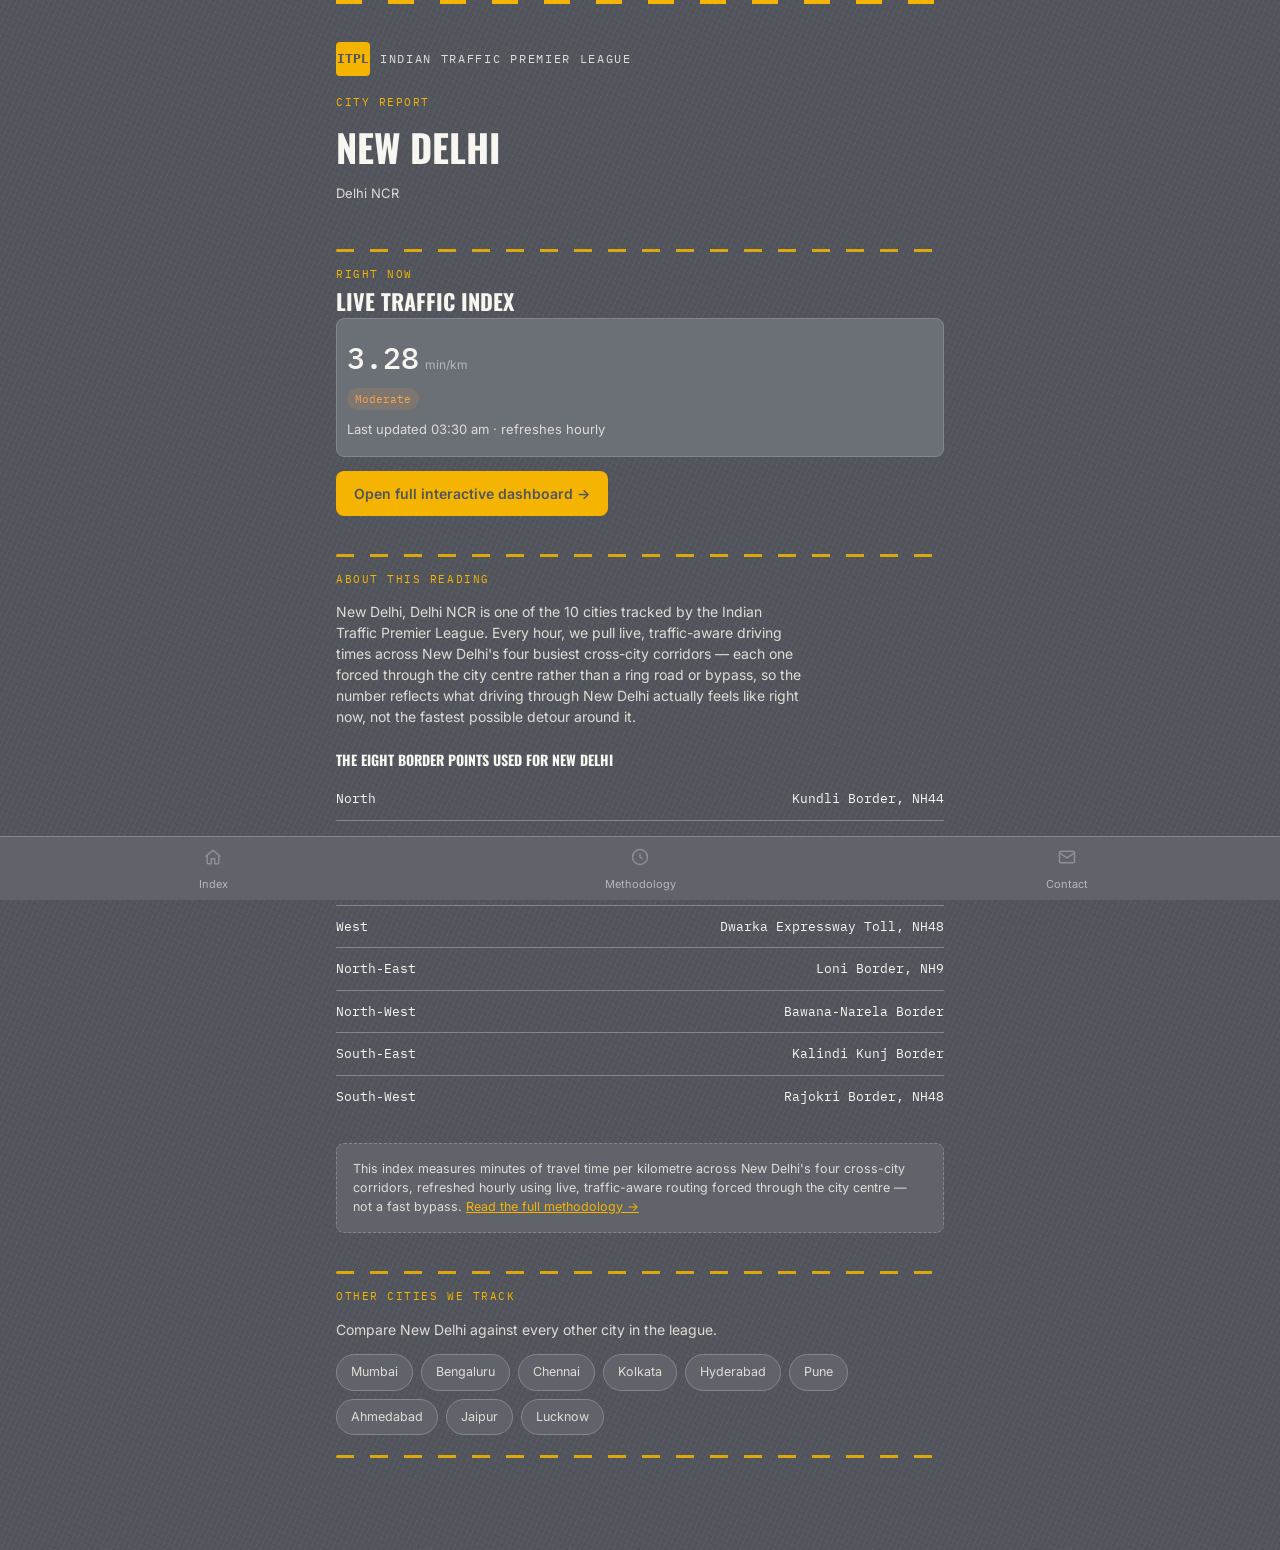
<file: city/new-delhi/index.html>
<!DOCTYPE html>
<html lang="en">
<head>
<meta charset="UTF-8">
<meta name="viewport" content="width=device-width, initial-scale=1, viewport-fit=cover">
<title>New Delhi Traffic Index — Live Congestion Data | ITPL</title>
<meta name="description" content="Live traffic congestion index for New Delhi, updated hourly. See New Delhi's current minutes-per-kilometre score, trend charts, and how it compares to other major Indian cities.">
<link rel="canonical" href="https://work-from-traffic.netlify.app/city/new-delhi/index.html">

<meta property="og:type" content="website">
<meta property="og:site_name" content="Indian Traffic Premier League (ITPL)">
<meta property="og:title" content="New Delhi Traffic Index — Indian Traffic Premier League">
<meta property="og:description" content="Live traffic congestion index for New Delhi, updated hourly. See New Delhi's current minutes-per-kilometre score, trend charts, and how it compares to other major Indian cities.">
<meta property="og:image" content="https://work-from-traffic.netlify.app/assets/og/og-new-delhi.png">
<meta property="og:image:width" content="1200">
<meta property="og:image:height" content="630">
<meta property="og:url" content="https://work-from-traffic.netlify.app/city/new-delhi/index.html">

<meta name="twitter:card" content="summary_large_image">
<meta name="twitter:title" content="New Delhi Traffic Index — Indian Traffic Premier League">
<meta name="twitter:description" content="Live traffic congestion index for New Delhi, updated hourly. See New Delhi's current minutes-per-kilometre score, trend charts, and how it compares to other major Indian cities.">
<meta name="twitter:image" content="https://work-from-traffic.netlify.app/assets/og/og-new-delhi.png">

<link rel="preconnect" href="https://fonts.googleapis.com">
<link href="https://fonts.googleapis.com/css2?family=Oswald:wght@500;600;700&family=Inter:wght@400;500;600&family=IBM+Plex+Mono:wght@400;500;600&display=swap" rel="stylesheet">
<link rel="stylesheet" href="../../css/style.css">
</head>
<body>

<div class="wrap">

  <header class="hero" style="padding-bottom:14px;">
    <div class="hero-inner">
      <div class="brand-row">
        <a href="../../index.html" style="display:flex;align-items:center;gap:10px;text-decoration:none;color:inherit;flex:1;">
          <div class="brand-mark">ITPL</div>
          <div class="brand-name">Indian Traffic Premier League</div>
        </a>
      </div>
      <div class="page-eyebrow" style="margin-top:18px;">City report</div>
      <h1 class="page-title" style="font-size:38px;">New Delhi</h1>
      <p class="ranking-sub" style="margin-bottom:0;">Delhi NCR</p>
    </div>
  </header>

  <section class="ranking-section">
    <div class="lane-divider" aria-hidden="true"></div>
    <div class="ranking-header">
      <div>
        <div class="page-eyebrow" style="margin-bottom:2px;">Right now</div>
        <h2 class="ranking-title">Live traffic index</h2>
      </div>
    </div>
    <div class="chart-wrap ranking-wrap" id="liveIndexBox">
      <div class="chart-loading">Loading live index…</div>
    </div>
    <a href="../../index.html?open=new-delhi" class="btn-primary" style="text-decoration:none;display:inline-flex;margin-top:14px;">Open full interactive dashboard →</a>
  </section>

  <section class="ranking-section">
    <div class="lane-divider" aria-hidden="true"></div>
    <div class="page-eyebrow" style="margin-bottom:6px;">About this reading</div>
    <p class="page-intro">New Delhi, Delhi NCR is one of the 10 cities tracked by the Indian Traffic Premier League. Every hour, we pull live, traffic-aware driving times across New Delhi's four busiest cross-city corridors — each one forced through the city centre rather than a ring road or bypass, so the number reflects what driving through New Delhi actually feels like right now, not the fastest possible detour around it.</p>

    <h3 style="font-family:var(--font-display);text-transform:uppercase;font-size:14px;margin:18px 0 8px;">The eight border points used for New Delhi</h3>
    <div class="leg-list">
      <div class="leg-row"><div class="leg-pair">North</div><div class="leg-nums">Kundli Border, NH44</div></div>
      <div class="leg-row"><div class="leg-pair">South</div><div class="leg-nums">Badarpur Border, NH19</div></div>
      <div class="leg-row"><div class="leg-pair">East</div><div class="leg-nums">Ghazipur Border, NH9</div></div>
      <div class="leg-row"><div class="leg-pair">West</div><div class="leg-nums">Dwarka Expressway Toll, NH48</div></div>
      <div class="leg-row"><div class="leg-pair">North-East</div><div class="leg-nums">Loni Border, NH9</div></div>
      <div class="leg-row"><div class="leg-pair">North-West</div><div class="leg-nums">Bawana-Narela Border</div></div>
      <div class="leg-row"><div class="leg-pair">South-East</div><div class="leg-nums">Kalindi Kunj Border</div></div>
      <div class="leg-row"><div class="leg-pair">South-West</div><div class="leg-nums">Rajokri Border, NH48</div></div>
    </div>

    <div class="caveat-box">
      This index measures minutes of travel time per kilometre across
      New Delhi's four cross-city corridors, refreshed hourly using
      live, traffic-aware routing forced through the city centre —
      not a fast bypass. <a href="../../index.html#methodology" style="color:var(--milestone-yellow);">Read the full methodology →</a>
    </div>
  </section>

  <section class="ranking-section">
    <div class="lane-divider" aria-hidden="true"></div>
    <div class="page-eyebrow" style="margin-bottom:6px;">Other cities we track</div>
    <p class="page-intro" style="margin-bottom:14px;">Compare New Delhi against every other city in the league.</p>
    <div style="display:flex;flex-wrap:wrap;gap:8px;">
  <a href="../mumbai/index.html" style="background:var(--asphalt-2);border:1px solid var(--lane-line);border-radius:20px;padding:8px 14px;font-size:12.5px;color:var(--chalk-dim);text-decoration:none;">Mumbai</a>
  <a href="../bengaluru/index.html" style="background:var(--asphalt-2);border:1px solid var(--lane-line);border-radius:20px;padding:8px 14px;font-size:12.5px;color:var(--chalk-dim);text-decoration:none;">Bengaluru</a>
  <a href="../chennai/index.html" style="background:var(--asphalt-2);border:1px solid var(--lane-line);border-radius:20px;padding:8px 14px;font-size:12.5px;color:var(--chalk-dim);text-decoration:none;">Chennai</a>
  <a href="../kolkata/index.html" style="background:var(--asphalt-2);border:1px solid var(--lane-line);border-radius:20px;padding:8px 14px;font-size:12.5px;color:var(--chalk-dim);text-decoration:none;">Kolkata</a>
  <a href="../hyderabad/index.html" style="background:var(--asphalt-2);border:1px solid var(--lane-line);border-radius:20px;padding:8px 14px;font-size:12.5px;color:var(--chalk-dim);text-decoration:none;">Hyderabad</a>
  <a href="../pune/index.html" style="background:var(--asphalt-2);border:1px solid var(--lane-line);border-radius:20px;padding:8px 14px;font-size:12.5px;color:var(--chalk-dim);text-decoration:none;">Pune</a>
  <a href="../ahmedabad/index.html" style="background:var(--asphalt-2);border:1px solid var(--lane-line);border-radius:20px;padding:8px 14px;font-size:12.5px;color:var(--chalk-dim);text-decoration:none;">Ahmedabad</a>
  <a href="../jaipur/index.html" style="background:var(--asphalt-2);border:1px solid var(--lane-line);border-radius:20px;padding:8px 14px;font-size:12.5px;color:var(--chalk-dim);text-decoration:none;">Jaipur</a>
  <a href="../lucknow/index.html" style="background:var(--asphalt-2);border:1px solid var(--lane-line);border-radius:20px;padding:8px 14px;font-size:12.5px;color:var(--chalk-dim);text-decoration:none;">Lucknow</a>
    </div>
    <div class="lane-divider" aria-hidden="true" style="margin-top:20px;"></div>
  </section>

</div>

<nav class="bottom-nav">
  <a href="../../index.html" style="text-decoration:none;flex:1;display:flex;flex-direction:column;align-items:center;gap:4px;padding:10px 0 8px;color:var(--muted);font-size:11px;">
    <span class="icon"><svg width="20" height="20" viewBox="0 0 24 24" fill="none" stroke="#8a8f98" stroke-width="1.8"><path d="M3 11.5 12 4l9 7.5"/><path d="M5 10v9a1 1 0 0 0 1 1h4v-6h4v6h4a1 1 0 0 0 1-1v-9"/></svg></span>
    Index
  </a>
  <a href="../../index.html#methodology" style="text-decoration:none;flex:1;display:flex;flex-direction:column;align-items:center;gap:4px;padding:10px 0 8px;color:var(--muted);font-size:11px;">
    <span class="icon"><svg width="20" height="20" viewBox="0 0 24 24" fill="none" stroke="#8a8f98" stroke-width="1.8"><circle cx="12" cy="12" r="9"/><path d="M12 8v4l3 2"/></svg></span>
    Methodology
  </a>
  <a href="../../index.html#contact" style="text-decoration:none;flex:1;display:flex;flex-direction:column;align-items:center;gap:4px;padding:10px 0 8px;color:var(--muted);font-size:11px;">
    <span class="icon"><svg width="20" height="20" viewBox="0 0 24 24" fill="none" stroke="#8a8f98" stroke-width="1.8"><rect x="3" y="5" width="18" height="14" rx="2"/><path d="m3 7 9 6 9-6"/></svg></span>
    Contact
  </a>
</nav>

<script src="../../js/city.js"></script>
<script>window.CITY_SLUG = "new-delhi";</script>
</body>
</html>
</file>
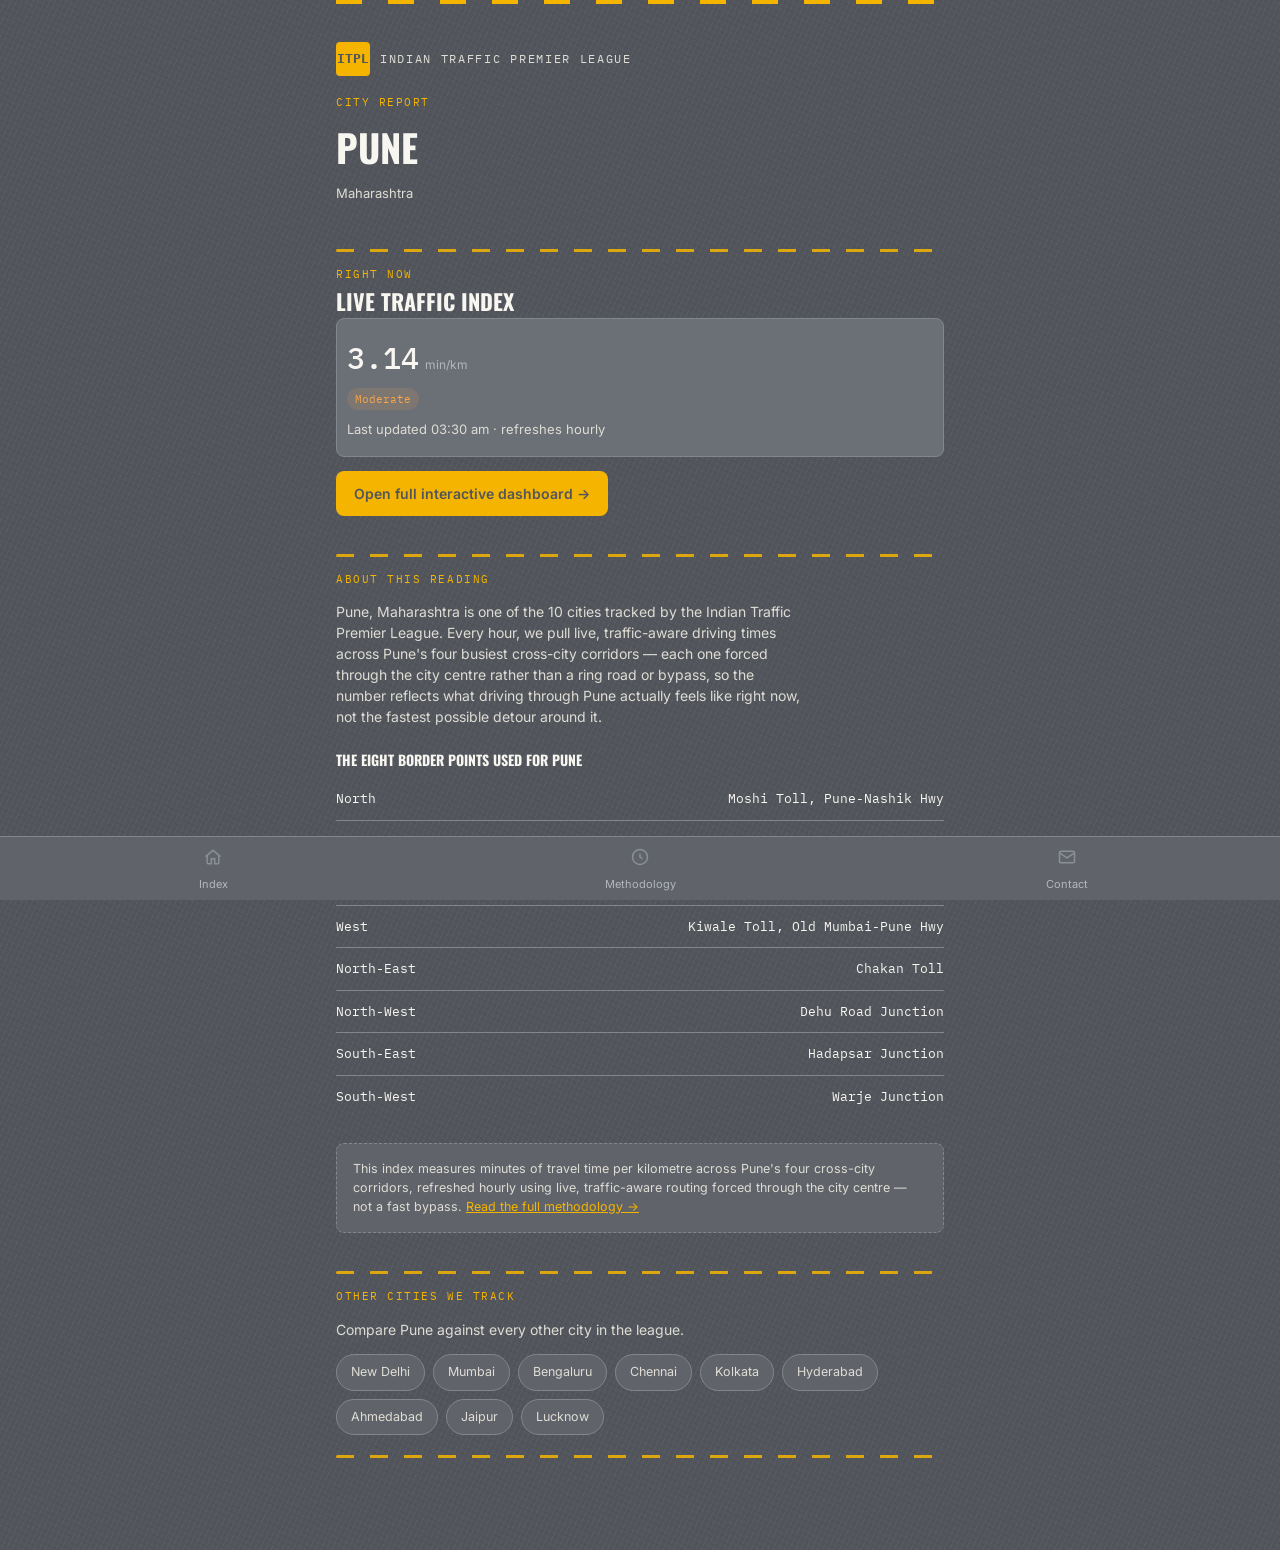
<file: city/pune/index.html>
<!DOCTYPE html>
<html lang="en">
<head>
<meta charset="UTF-8">
<meta name="viewport" content="width=device-width, initial-scale=1, viewport-fit=cover">
<title>Pune Traffic Index — Live Congestion Data | ITPL</title>
<meta name="description" content="Live traffic congestion index for Pune, updated hourly. See Pune's current minutes-per-kilometre score, trend charts, and how it compares to other major Indian cities.">
<link rel="canonical" href="https://work-from-traffic.netlify.app/city/pune/index.html">

<meta property="og:type" content="website">
<meta property="og:site_name" content="Indian Traffic Premier League (ITPL)">
<meta property="og:title" content="Pune Traffic Index — Indian Traffic Premier League">
<meta property="og:description" content="Live traffic congestion index for Pune, updated hourly. See Pune's current minutes-per-kilometre score, trend charts, and how it compares to other major Indian cities.">
<meta property="og:image" content="https://work-from-traffic.netlify.app/assets/og/og-pune.png">
<meta property="og:image:width" content="1200">
<meta property="og:image:height" content="630">
<meta property="og:url" content="https://work-from-traffic.netlify.app/city/pune/index.html">

<meta name="twitter:card" content="summary_large_image">
<meta name="twitter:title" content="Pune Traffic Index — Indian Traffic Premier League">
<meta name="twitter:description" content="Live traffic congestion index for Pune, updated hourly. See Pune's current minutes-per-kilometre score, trend charts, and how it compares to other major Indian cities.">
<meta name="twitter:image" content="https://work-from-traffic.netlify.app/assets/og/og-pune.png">

<link rel="preconnect" href="https://fonts.googleapis.com">
<link href="https://fonts.googleapis.com/css2?family=Oswald:wght@500;600;700&family=Inter:wght@400;500;600&family=IBM+Plex+Mono:wght@400;500;600&display=swap" rel="stylesheet">
<link rel="stylesheet" href="../../css/style.css">
</head>
<body>

<div class="wrap">

  <header class="hero" style="padding-bottom:14px;">
    <div class="hero-inner">
      <div class="brand-row">
        <a href="../../index.html" style="display:flex;align-items:center;gap:10px;text-decoration:none;color:inherit;flex:1;">
          <div class="brand-mark">ITPL</div>
          <div class="brand-name">Indian Traffic Premier League</div>
        </a>
      </div>
      <div class="page-eyebrow" style="margin-top:18px;">City report</div>
      <h1 class="page-title" style="font-size:38px;">Pune</h1>
      <p class="ranking-sub" style="margin-bottom:0;">Maharashtra</p>
    </div>
  </header>

  <section class="ranking-section">
    <div class="lane-divider" aria-hidden="true"></div>
    <div class="ranking-header">
      <div>
        <div class="page-eyebrow" style="margin-bottom:2px;">Right now</div>
        <h2 class="ranking-title">Live traffic index</h2>
      </div>
    </div>
    <div class="chart-wrap ranking-wrap" id="liveIndexBox">
      <div class="chart-loading">Loading live index…</div>
    </div>
    <a href="../../index.html?open=pune" class="btn-primary" style="text-decoration:none;display:inline-flex;margin-top:14px;">Open full interactive dashboard →</a>
  </section>

  <section class="ranking-section">
    <div class="lane-divider" aria-hidden="true"></div>
    <div class="page-eyebrow" style="margin-bottom:6px;">About this reading</div>
    <p class="page-intro">Pune, Maharashtra is one of the 10 cities tracked by the Indian Traffic Premier League. Every hour, we pull live, traffic-aware driving times across Pune's four busiest cross-city corridors — each one forced through the city centre rather than a ring road or bypass, so the number reflects what driving through Pune actually feels like right now, not the fastest possible detour around it.</p>

    <h3 style="font-family:var(--font-display);text-transform:uppercase;font-size:14px;margin:18px 0 8px;">The eight border points used for Pune</h3>
    <div class="leg-list">
      <div class="leg-row"><div class="leg-pair">North</div><div class="leg-nums">Moshi Toll, Pune-Nashik Hwy</div></div>
      <div class="leg-row"><div class="leg-pair">South</div><div class="leg-nums">Katraj Tunnel</div></div>
      <div class="leg-row"><div class="leg-pair">East</div><div class="leg-nums">Wagholi Toll, Pune-Ahmednagar Rd</div></div>
      <div class="leg-row"><div class="leg-pair">West</div><div class="leg-nums">Kiwale Toll, Old Mumbai-Pune Hwy</div></div>
      <div class="leg-row"><div class="leg-pair">North-East</div><div class="leg-nums">Chakan Toll</div></div>
      <div class="leg-row"><div class="leg-pair">North-West</div><div class="leg-nums">Dehu Road Junction</div></div>
      <div class="leg-row"><div class="leg-pair">South-East</div><div class="leg-nums">Hadapsar Junction</div></div>
      <div class="leg-row"><div class="leg-pair">South-West</div><div class="leg-nums">Warje Junction</div></div>
    </div>

    <div class="caveat-box">
      This index measures minutes of travel time per kilometre across
      Pune's four cross-city corridors, refreshed hourly using
      live, traffic-aware routing forced through the city centre —
      not a fast bypass. <a href="../../index.html#methodology" style="color:var(--milestone-yellow);">Read the full methodology →</a>
    </div>
  </section>

  <section class="ranking-section">
    <div class="lane-divider" aria-hidden="true"></div>
    <div class="page-eyebrow" style="margin-bottom:6px;">Other cities we track</div>
    <p class="page-intro" style="margin-bottom:14px;">Compare Pune against every other city in the league.</p>
    <div style="display:flex;flex-wrap:wrap;gap:8px;">
  <a href="../new-delhi/index.html" style="background:var(--asphalt-2);border:1px solid var(--lane-line);border-radius:20px;padding:8px 14px;font-size:12.5px;color:var(--chalk-dim);text-decoration:none;">New Delhi</a>
  <a href="../mumbai/index.html" style="background:var(--asphalt-2);border:1px solid var(--lane-line);border-radius:20px;padding:8px 14px;font-size:12.5px;color:var(--chalk-dim);text-decoration:none;">Mumbai</a>
  <a href="../bengaluru/index.html" style="background:var(--asphalt-2);border:1px solid var(--lane-line);border-radius:20px;padding:8px 14px;font-size:12.5px;color:var(--chalk-dim);text-decoration:none;">Bengaluru</a>
  <a href="../chennai/index.html" style="background:var(--asphalt-2);border:1px solid var(--lane-line);border-radius:20px;padding:8px 14px;font-size:12.5px;color:var(--chalk-dim);text-decoration:none;">Chennai</a>
  <a href="../kolkata/index.html" style="background:var(--asphalt-2);border:1px solid var(--lane-line);border-radius:20px;padding:8px 14px;font-size:12.5px;color:var(--chalk-dim);text-decoration:none;">Kolkata</a>
  <a href="../hyderabad/index.html" style="background:var(--asphalt-2);border:1px solid var(--lane-line);border-radius:20px;padding:8px 14px;font-size:12.5px;color:var(--chalk-dim);text-decoration:none;">Hyderabad</a>
  <a href="../ahmedabad/index.html" style="background:var(--asphalt-2);border:1px solid var(--lane-line);border-radius:20px;padding:8px 14px;font-size:12.5px;color:var(--chalk-dim);text-decoration:none;">Ahmedabad</a>
  <a href="../jaipur/index.html" style="background:var(--asphalt-2);border:1px solid var(--lane-line);border-radius:20px;padding:8px 14px;font-size:12.5px;color:var(--chalk-dim);text-decoration:none;">Jaipur</a>
  <a href="../lucknow/index.html" style="background:var(--asphalt-2);border:1px solid var(--lane-line);border-radius:20px;padding:8px 14px;font-size:12.5px;color:var(--chalk-dim);text-decoration:none;">Lucknow</a>
    </div>
    <div class="lane-divider" aria-hidden="true" style="margin-top:20px;"></div>
  </section>

</div>

<nav class="bottom-nav">
  <a href="../../index.html" style="text-decoration:none;flex:1;display:flex;flex-direction:column;align-items:center;gap:4px;padding:10px 0 8px;color:var(--muted);font-size:11px;">
    <span class="icon"><svg width="20" height="20" viewBox="0 0 24 24" fill="none" stroke="#8a8f98" stroke-width="1.8"><path d="M3 11.5 12 4l9 7.5"/><path d="M5 10v9a1 1 0 0 0 1 1h4v-6h4v6h4a1 1 0 0 0 1-1v-9"/></svg></span>
    Index
  </a>
  <a href="../../index.html#methodology" style="text-decoration:none;flex:1;display:flex;flex-direction:column;align-items:center;gap:4px;padding:10px 0 8px;color:var(--muted);font-size:11px;">
    <span class="icon"><svg width="20" height="20" viewBox="0 0 24 24" fill="none" stroke="#8a8f98" stroke-width="1.8"><circle cx="12" cy="12" r="9"/><path d="M12 8v4l3 2"/></svg></span>
    Methodology
  </a>
  <a href="../../index.html#contact" style="text-decoration:none;flex:1;display:flex;flex-direction:column;align-items:center;gap:4px;padding:10px 0 8px;color:var(--muted);font-size:11px;">
    <span class="icon"><svg width="20" height="20" viewBox="0 0 24 24" fill="none" stroke="#8a8f98" stroke-width="1.8"><rect x="3" y="5" width="18" height="14" rx="2"/><path d="m3 7 9 6 9-6"/></svg></span>
    Contact
  </a>
</nav>

<script src="../../js/city.js"></script>
<script>window.CITY_SLUG = "pune";</script>
</body>
</html>
</file>
<file: css/style.css>
/* =========================================================
   The Great Indian Traffic Index
   Design system: "Highway Milestone"
   Asphalt darks + kilometre-stone paint colours + odometer type
   ========================================================= */

:root {
  /* Colour tokens â€” "daytime asphalt" road palette */
  --asphalt:        #52565c;
  --asphalt-2:      #60646a;
  --asphalt-3:      #6b6f76;
  --asphalt-4:      #797d84;
  --lane-line:      #82868d;
  --chalk:          #f8f6f0;
  --chalk-dim:      #dedcd4;
  --muted:          #b3b7bd;

  --milestone-yellow:#f4b400;
  --milestone-yellow-deep:#c98e00;
  --signal-green:    #3fc06a;
  --caution-amber:   #f5a54e;
  --alert-red:       #f2555b;
  --severe-red:      #c81e27;
  --sign-red:        #d1272f;

  /* Type */
  --font-display: 'Oswald', 'Arial Narrow', sans-serif;
  --font-body: 'Inter', -apple-system, BlinkMacSystemFont, sans-serif;
  --font-mono: 'IBM Plex Mono', 'Courier New', monospace;

  --radius: 10px;
  --max-width: 640px;
}

* { box-sizing: border-box; }

html {
  -webkit-tap-highlight-color: transparent;
  overflow-x: hidden;
  max-width: 100vw;
}

body {
  margin: 0;
  overflow-x: hidden;
  max-width: 100vw;
  background:
    repeating-linear-gradient(115deg, rgba(255,255,255,0.035) 0px, rgba(255,255,255,0.035) 1px, transparent 1px, transparent 5px),
    repeating-linear-gradient(25deg, rgba(0,0,0,0.05) 0px, rgba(0,0,0,0.05) 1px, transparent 1px, transparent 6px),
    var(--asphalt);
  color: var(--chalk);
  font-family: var(--font-body);
  line-height: 1.5;
  -webkit-font-smoothing: antialiased;
  padding-bottom: 72px; /* bottom nav clearance */
}

a { color: inherit; }

.wrap {
  max-width: var(--max-width);
  margin: 0 auto;
  padding: 0 16px;
}

/* ---------- Header / Hero ---------- */

.hero {
  position: relative;
  padding: 28px 0 22px;
  background:
    repeating-linear-gradient(
      90deg,
      var(--milestone-yellow) 0px,
      var(--milestone-yellow) 26px,
      transparent 26px,
      transparent 52px
    );
  background-size: 52px 4px;
  background-repeat: repeat-x;
  background-position: left top;
}

.hero-inner { padding-top: 14px; }

.brand-row {
  display: flex;
  align-items: center;
  gap: 10px;
  margin-bottom: 14px;
}

.brand-mark {
  width: 34px;
  height: 34px;
  border-radius: 4px;
  background: var(--milestone-yellow);
  color: var(--asphalt);
  font-family: var(--font-mono);
  font-weight: 700;
  display: flex;
  align-items: center;
  justify-content: center;
  font-size: 13px;
  flex-shrink: 0;
}

.brand-name {
  font-family: var(--font-mono);
  font-size: 12px;
  letter-spacing: 0.14em;
  text-transform: uppercase;
  color: var(--chalk-dim);
}

.speed-sign {
  margin-left: auto;
  width: 52px;
  height: 52px;
  border-radius: 50%;
  background: #fdfcf9;
  border: 4px solid var(--sign-red);
  box-shadow: 0 2px 6px rgba(0,0,0,0.25);
  display: flex;
  flex-direction: column;
  align-items: center;
  justify-content: center;
  color: #16181b;
  flex-shrink: 0;
  line-height: 1;
}
.speed-sign-num {
  font-family: var(--font-display);
  font-weight: 700;
  font-size: 19px;
}
.speed-sign-unit {
  font-family: var(--font-mono);
  font-size: 8px;
  letter-spacing: 0.04em;
  margin-top: 1px;
}

h1.headline {
  font-family: var(--font-display);
  font-weight: 600;
  font-size: 34px;
  line-height: 1.05;
  letter-spacing: 0.01em;
  text-transform: uppercase;
  margin: 0 0 10px;
}

h1.headline em {
  font-style: normal;
  color: var(--milestone-yellow);
}

.hero-sub {
  color: var(--chalk-dim);
  font-size: 15px;
  max-width: 46ch;
  margin: 0 0 18px;
}

.live-ticker {
  display: flex;
  align-items: center;
  gap: 10px;
  background: var(--asphalt-2);
  border: 1px solid var(--lane-line);
  border-radius: var(--radius);
  padding: 12px 14px;
}

.live-dot {
  width: 8px;
  height: 8px;
  border-radius: 50%;
  background: var(--signal-green);
  box-shadow: 0 0 0 0 rgba(63,192,106,0.6);
  animation: pulse 2.4s infinite;
  flex-shrink: 0;
}

@media (prefers-reduced-motion: reduce) {
  .live-dot { animation: none; }
}

@keyframes pulse {
  0%   { box-shadow: 0 0 0 0 rgba(63,192,106,0.55); }
  70%  { box-shadow: 0 0 0 8px rgba(63,192,106,0); }
  100% { box-shadow: 0 0 0 0 rgba(63,192,106,0); }
}

.live-ticker-text { font-size: 13px; color: var(--chalk-dim); }
.live-ticker-text strong {
  color: var(--chalk);
  font-family: var(--font-mono);
  font-weight: 500;
}

.national-index {
  margin-left: auto;
  text-align: right;
  font-family: var(--font-mono);
  font-size: 20px;
  font-weight: 500;
  color: var(--milestone-yellow);
  white-space: nowrap;
}
.national-index span {
  display: block;
  font-size: 9px;
  color: var(--muted);
  letter-spacing: 0.08em;
  text-transform: uppercase;
  font-family: var(--font-body);
}

/* ---------- Lane divider (road-marking section break) ---------- */

.lane-divider {
  height: 3px;
  margin: 14px 0;
  background: repeating-linear-gradient(
    90deg,
    var(--milestone-yellow) 0px,
    var(--milestone-yellow) 18px,
    transparent 18px,
    transparent 34px
  );
  border-radius: 2px;
  opacity: 0.85;
}

/* ---------- Ranking chart ---------- */

.ranking-section { padding: 18px 0 6px; }

.ranking-header {
  display: flex;
  justify-content: space-between;
  align-items: flex-start;
  gap: 10px;
}

.ranking-title {
  font-family: var(--font-display);
  font-size: 22px;
  text-transform: uppercase;
  margin: 0;
}

.ranking-note {
  font-family: var(--font-mono);
  font-size: 10px;
  color: var(--muted);
  white-space: nowrap;
  margin-top: 4px;
}

.ranking-sub {
  color: var(--chalk-dim);
  font-size: 13px;
  margin: 6px 0 12px;
}

.ranking-wrap { padding: 12px 12px 8px; }

.rank-label { fill: var(--chalk-dim); font-family: var(--font-mono); font-size: 9px; }
.rank-value { fill: var(--chalk); font-family: var(--font-mono); font-size: 9.5px; font-weight: 600; }
.rank-track { fill: rgba(0,0,0,0.18); }

/* ---------- Heatmap ---------- */

.heatmap-wrap {
  overflow-x: auto;
  -webkit-overflow-scrolling: touch;
  border: 1px solid var(--lane-line);
  border-radius: var(--radius);
  background: var(--asphalt-2);
}

.heatmap-table {
  border-collapse: collapse;
  width: max-content;
  min-width: 100%;
}

.heatmap-table th,
.heatmap-table td {
  padding: 9px 12px;
  font-family: var(--font-mono);
  font-size: 11px;
  text-align: center;
  white-space: nowrap;
  border-bottom: 1px solid var(--lane-line);
}

.heatmap-table th {
  color: var(--muted);
  font-weight: 500;
  font-size: 10px;
  text-transform: uppercase;
  letter-spacing: 0.03em;
}

.heat-city,
.heat-city-header {
  position: sticky;
  left: 0;
  background: var(--asphalt-2);
  text-align: left;
  font-family: var(--font-display);
  text-transform: uppercase;
  font-size: 12px;
  z-index: 1;
  border-right: 1px solid var(--lane-line);
}

.heat-cell { font-weight: 600; }
.heat-empty { color: var(--muted); font-weight: 400; }

.heatmap-table tbody tr:last-child td { border-bottom: none; }

/* ---------- Controls ---------- */

.controls {
  display: flex;
  gap: 8px;
  padding: 18px 0 6px;
  align-items: center;
}

.search-input {
  flex: 1;
  background: var(--asphalt-2);
  border: 1px solid var(--lane-line);
  color: var(--chalk);
  border-radius: var(--radius);
  padding: 11px 13px;
  font-size: 14px;
  font-family: var(--font-body);
}
.search-input::placeholder { color: var(--muted); }
.search-input:focus {
  outline: none;
  border-color: var(--milestone-yellow);
}

.sort-row {
  display: flex;
  justify-content: space-between;
  align-items: center;
  padding: 14px 0 4px;
  color: var(--muted);
  font-size: 12px;
}

.sort-row select {
  background: transparent;
  color: var(--chalk-dim);
  border: none;
  font-family: var(--font-body);
  font-size: 12px;
}

/* ---------- Milestone cards ---------- */

.city-grid {
  display: grid;
  grid-template-columns: 1fr;
  gap: 12px;
  padding: 10px 0 8px;
}

@media (min-width: 480px) {
  .city-grid { grid-template-columns: 1fr 1fr; }
}

.milestone-card {
  background: var(--asphalt-2);
  border: 1px solid var(--lane-line);
  border-top: 5px solid var(--signal-green);
  border-radius: var(--radius);
  padding: 14px 14px 12px;
  cursor: pointer;
  transition: transform 0.15s ease, border-color 0.15s ease;
  text-align: left;
  width: 100%;
  color: inherit;
  font: inherit;
}

.milestone-card:hover,
.milestone-card:focus-visible {
  transform: translateY(-2px);
  border-color: var(--milestone-yellow);
  outline: none;
}

.milestone-card.level-free    { border-top-color: var(--signal-green); }
.milestone-card.level-moderate{ border-top-color: var(--caution-amber); }
.milestone-card.level-heavy   { border-top-color: var(--alert-red); }
.milestone-card.level-severe  { border-top-color: var(--severe-red); }

.card-top {
  display: flex;
  justify-content: space-between;
  align-items: flex-start;
  margin-bottom: 10px;
}

.card-city {
  font-family: var(--font-display);
  font-size: 20px;
  text-transform: uppercase;
  letter-spacing: 0.01em;
  line-height: 1.1;
}

.card-state {
  color: var(--muted);
  font-size: 12px;
  margin-top: 2px;
}

.card-index-row {
  display: flex;
  align-items: baseline;
  gap: 6px;
  margin-top: 6px;
}

.card-index-value {
  font-family: var(--font-mono);
  font-size: 30px;
  font-weight: 500;
}

.card-index-unit {
  font-size: 12px;
  color: var(--muted);
}

.card-index-label {
  font-size: 11px;
  color: var(--muted);
  text-transform: uppercase;
  letter-spacing: 0.06em;
  margin-top: 4px;
}

.level-tag {
  display: inline-block;
  margin-top: 8px;
  font-size: 11px;
  font-family: var(--font-mono);
  padding: 3px 8px;
  border-radius: 20px;
}

.level-free     .level-tag { background: rgba(63,192,106,0.18); color: var(--signal-green); }
.level-moderate .level-tag { background: rgba(245,165,78,0.18); color: var(--caution-amber); }
.level-heavy    .level-tag { background: rgba(242,85,91,0.18); color: var(--alert-red); }
.level-severe   .level-tag { background: rgba(200,30,39,0.28); color: #ffb0b3; }

.trend {
  font-family: var(--font-mono);
  font-size: 11px;
  color: var(--muted);
  margin-left: 4px;
}

.empty-state {
  text-align: center;
  padding: 40px 20px;
  color: var(--muted);
  font-size: 14px;
}

.grid-hint {
  font-family: var(--font-mono);
  font-size: 11px;
  color: var(--muted);
  text-transform: uppercase;
  letter-spacing: 0.05em;
  margin: 4px 0 10px;
}

/* ---------- City detail (modal sheet) ---------- */

.sheet-backdrop {
  position: fixed;
  inset: 0;
  background: rgba(10,11,13,0.72);
  display: none;
  align-items: flex-end;
  z-index: 50;
}
.sheet-backdrop.open { display: flex; }

.sheet {
  background: var(--asphalt-2);
  border-top: 4px solid var(--milestone-yellow);
  border-radius: 16px 16px 0 0;
  width: 100%;
  max-width: var(--max-width);
  margin: 0 auto;
  max-height: 88vh;
  overflow-y: auto;
  padding: 20px 18px 28px;
  animation: sheet-up 0.22s ease;
}

@keyframes sheet-up {
  from { transform: translateY(16px); opacity: 0; }
  to { transform: translateY(0); opacity: 1; }
}

.sheet-handle {
  width: 36px;
  height: 4px;
  background: var(--lane-line);
  border-radius: 4px;
  margin: 0 auto 16px;
}

.sheet-close {
  position: absolute;
  right: 14px;
  top: 14px;
  background: var(--asphalt-3);
  border: 1px solid var(--lane-line);
  color: var(--chalk);
  width: 30px;
  height: 30px;
  border-radius: 50%;
  cursor: pointer;
  font-size: 16px;
  line-height: 1;
}

.sheet-title {
  font-family: var(--font-display);
  font-size: 26px;
  text-transform: uppercase;
}

.sheet-state { color: var(--muted); font-size: 13px; margin-bottom: 18px; }

.sheet-index-big {
  display: flex;
  align-items: baseline;
  gap: 8px;
  margin-bottom: 4px;
}
.sheet-index-big .val {
  font-family: var(--font-mono);
  font-size: 44px;
  font-weight: 500;
}
.sheet-index-big .unit { color: var(--muted); font-size: 14px; }

.compass {
  position: relative;
  width: 100%;
  max-width: 260px;
  aspect-ratio: 1;
  margin: 22px auto 18px;
  border-radius: 50%;
  border: 1px dashed var(--lane-line);
}
.compass::before,
.compass::after {
  content: '';
  position: absolute;
  background: var(--lane-line);
}
.compass::before { left: 0; right: 0; top: 50%; height: 1px; }
.compass::after { top: 0; bottom: 0; left: 50%; width: 1px; }
.compass .pt {
  position: absolute;
  font-family: var(--font-mono);
  font-size: 10px;
  color: var(--chalk-dim);
  background: var(--asphalt-2);
  padding: 2px 5px;
  border-radius: 3px;
  border: 1px solid var(--lane-line);
  transform: translate(-50%, -50%);
  white-space: nowrap;
}
.compass .center-mark {
  position: absolute;
  left: 50%; top: 50%;
  width: 8px; height: 8px;
  background: var(--milestone-yellow);
  border-radius: 50%;
  transform: translate(-50%, -50%);
}

.leg-list { margin-top: 8px; }

.leg-row {
  display: flex;
  justify-content: space-between;
  align-items: center;
  padding: 11px 0;
  border-bottom: 1px solid var(--lane-line);
}
.leg-row:last-child { border-bottom: none; }

.leg-pair {
  font-family: var(--font-mono);
  font-size: 13px;
  color: var(--chalk);
}
.leg-route {
  font-size: 11px;
  color: var(--muted);
  margin-top: 2px;
}
.leg-nums {
  text-align: right;
  font-family: var(--font-mono);
  font-size: 13px;
}
.leg-nums .kmh { color: var(--muted); font-size: 11px; }

.trend-section { margin-top: 22px; }

.trend-title-row {
  display: flex;
  align-items: baseline;
  justify-content: space-between;
  margin-bottom: 8px;
}
.trend-title-row h3 {
  font-family: var(--font-display);
  text-transform: uppercase;
  font-size: 14px;
  margin: 0;
}
.trend-sub {
  font-family: var(--font-body);
  text-transform: none;
  font-size: 11px;
  color: var(--muted);
}
.trend-note {
  font-family: var(--font-mono);
  font-size: 10px;
  color: var(--muted);
  text-transform: uppercase;
  letter-spacing: 0.04em;
}

.chart-wrap {
  background: var(--asphalt-3);
  border: 1px solid var(--lane-line);
  border-radius: 8px;
  padding: 10px 10px 4px;
}

.chart-loading {
  padding: 30px 0;
  text-align: center;
  color: var(--muted);
  font-size: 12px;
}

.chart-svg { width: 100%; height: auto; display: block; }
.chart-grid-line { stroke: var(--lane-line); stroke-width: 1; }
.chart-area { fill: var(--milestone-yellow); opacity: 0.12; }
.chart-line { fill: none; stroke: var(--milestone-yellow); stroke-width: 2; stroke-linejoin: round; stroke-linecap: round; }
.chart-dot { fill: var(--asphalt-3); stroke: var(--milestone-yellow); stroke-width: 1.6; }
.chart-axis-label { fill: var(--muted); font-family: var(--font-mono); font-size: 8.5px; }
.chart-value-label { fill: var(--chalk-dim); font-family: var(--font-mono); font-size: 8.5px; }

.sheet-note {
  margin-top: 18px;
  padding: 12px 13px;
  background: var(--asphalt-3);
  border-radius: 8px;
  font-size: 12px;
  color: var(--chalk-dim);
}

/* ---------- Section headers (shared) ---------- */

.page-header {
  padding: 26px 0 6px;
}
.page-eyebrow {
  font-family: var(--font-mono);
  font-size: 11px;
  letter-spacing: 0.14em;
  text-transform: uppercase;
  color: var(--milestone-yellow);
  margin-bottom: 8px;
}
.page-title {
  font-family: var(--font-display);
  font-size: 28px;
  text-transform: uppercase;
  margin: 0 0 8px;
}
.page-intro {
  color: var(--chalk-dim);
  font-size: 14px;
  max-width: 52ch;
  margin-bottom: 22px;
}

/* ---------- Methodology ---------- */

.method-step {
  display: flex;
  gap: 14px;
  padding: 18px 0;
  border-top: 1px solid var(--lane-line);
}
.method-step:first-of-type { border-top: none; }

.method-num {
  font-family: var(--font-mono);
  font-size: 13px;
  color: var(--asphalt);
  background: var(--milestone-yellow);
  width: 26px;
  height: 26px;
  border-radius: 50%;
  display: flex;
  align-items: center;
  justify-content: center;
  flex-shrink: 0;
}

.method-body { min-width: 0; }

.method-body h3 {
  font-family: var(--font-display);
  font-size: 16px;
  text-transform: uppercase;
  margin: 0 0 6px;
  letter-spacing: 0.01em;
}
.method-body p, .method-body ul {
  font-size: 13.5px;
  color: var(--chalk-dim);
  margin: 0 0 6px;
}
.method-body ul { padding-left: 18px; }

.formula-box {
  background: var(--asphalt-2);
  border: 1px solid var(--lane-line);
  border-left: 3px solid var(--milestone-yellow);
  border-radius: 6px;
  padding: 14px 16px;
  font-family: var(--font-mono);
  font-size: 13px;
  margin: 20px 0;
  white-space: normal;
  overflow-wrap: break-word;
}

.legend-grid {
  display: grid;
  grid-template-columns: 1fr 1fr;
  gap: 10px;
  margin: 18px 0 8px;
}
.legend-item {
  display: flex;
  align-items: center;
  gap: 8px;
  font-size: 12.5px;
  color: var(--chalk-dim);
}
.legend-swatch {
  width: 13px; height: 13px;
  border-radius: 2px;
  flex-shrink: 0;
  transform: rotate(45deg);
  border: 1.5px solid rgba(255,255,255,0.35);
}

.caveat-box {
  margin-top: 26px;
  padding: 16px;
  background: var(--asphalt-2);
  border: 1px dashed var(--lane-line);
  border-radius: 8px;
  font-size: 12.5px;
  color: var(--chalk-dim);
}
.caveat-box strong { color: var(--chalk); }

/* ---------- Contact ---------- */

.contact-card {
  background: var(--asphalt-2);
  border: 1px solid var(--lane-line);
  border-radius: var(--radius);
  padding: 20px;
  margin-bottom: 16px;
}

.contact-card h3 {
  font-family: var(--font-display);
  text-transform: uppercase;
  font-size: 16px;
  margin: 0 0 8px;
}

.contact-card p { font-size: 13.5px; color: var(--chalk-dim); }

textarea.feedback-input,
input.feedback-input {
  width: 100%;
  background: var(--asphalt-3);
  border: 1px solid var(--lane-line);
  border-radius: 8px;
  color: var(--chalk);
  padding: 10px 12px;
  font-family: var(--font-body);
  font-size: 13.5px;
  margin-top: 10px;
}
textarea.feedback-input { min-height: 100px; resize: vertical; }

.btn-primary {
  display: inline-flex;
  align-items: center;
  gap: 8px;
  background: var(--milestone-yellow);
  color: var(--asphalt);
  border: none;
  font-weight: 600;
  font-family: var(--font-body);
  font-size: 14px;
  padding: 12px 18px;
  border-radius: 8px;
  cursor: pointer;
  margin-top: 14px;
}
.btn-primary:hover { background: var(--milestone-yellow-deep); }

.email-line {
  font-family: var(--font-mono);
  color: var(--milestone-yellow);
  font-size: 14px;
}

/* ---------- Footer ---------- */

footer {
  padding: 30px 0 14px;
  text-align: center;
  color: var(--muted);
  font-size: 12px;
  border-top: 1px solid var(--lane-line);
  margin-top: 20px;
}
footer .credit { color: var(--chalk-dim); margin-top: 4px; }

/* ---------- Bottom nav ---------- */

.bottom-nav {
  position: fixed;
  bottom: 0; left: 0; right: 0;
  background: var(--asphalt-2);
  border-top: 1px solid var(--lane-line);
  display: flex;
  z-index: 40;
  padding-bottom: env(safe-area-inset-bottom, 0);
}

.bottom-nav button {
  flex: 1;
  background: transparent;
  border: none;
  color: var(--muted);
  font-family: var(--font-body);
  font-size: 11px;
  padding: 10px 0 8px;
  display: flex;
  flex-direction: column;
  align-items: center;
  gap: 4px;
  cursor: pointer;
}

.bottom-nav button .icon {
  width: 20px;
  height: 20px;
  display: flex;
  align-items: center;
  justify-content: center;
}

.bottom-nav button.active { color: var(--milestone-yellow); }
.bottom-nav button.active .icon svg { stroke: var(--milestone-yellow); }

.view { display: none; }
.view.active { display: block; }

/* ---------- Utility ---------- */

.sr-only {
  position: absolute;
  width: 1px; height: 1px;
  padding: 0; margin: -1px;
  overflow: hidden;
  clip: rect(0,0,0,0);
  border: 0;
}

@media (min-width: 480px) {
  h1.headline { font-size: 40px; }
}
</file>
